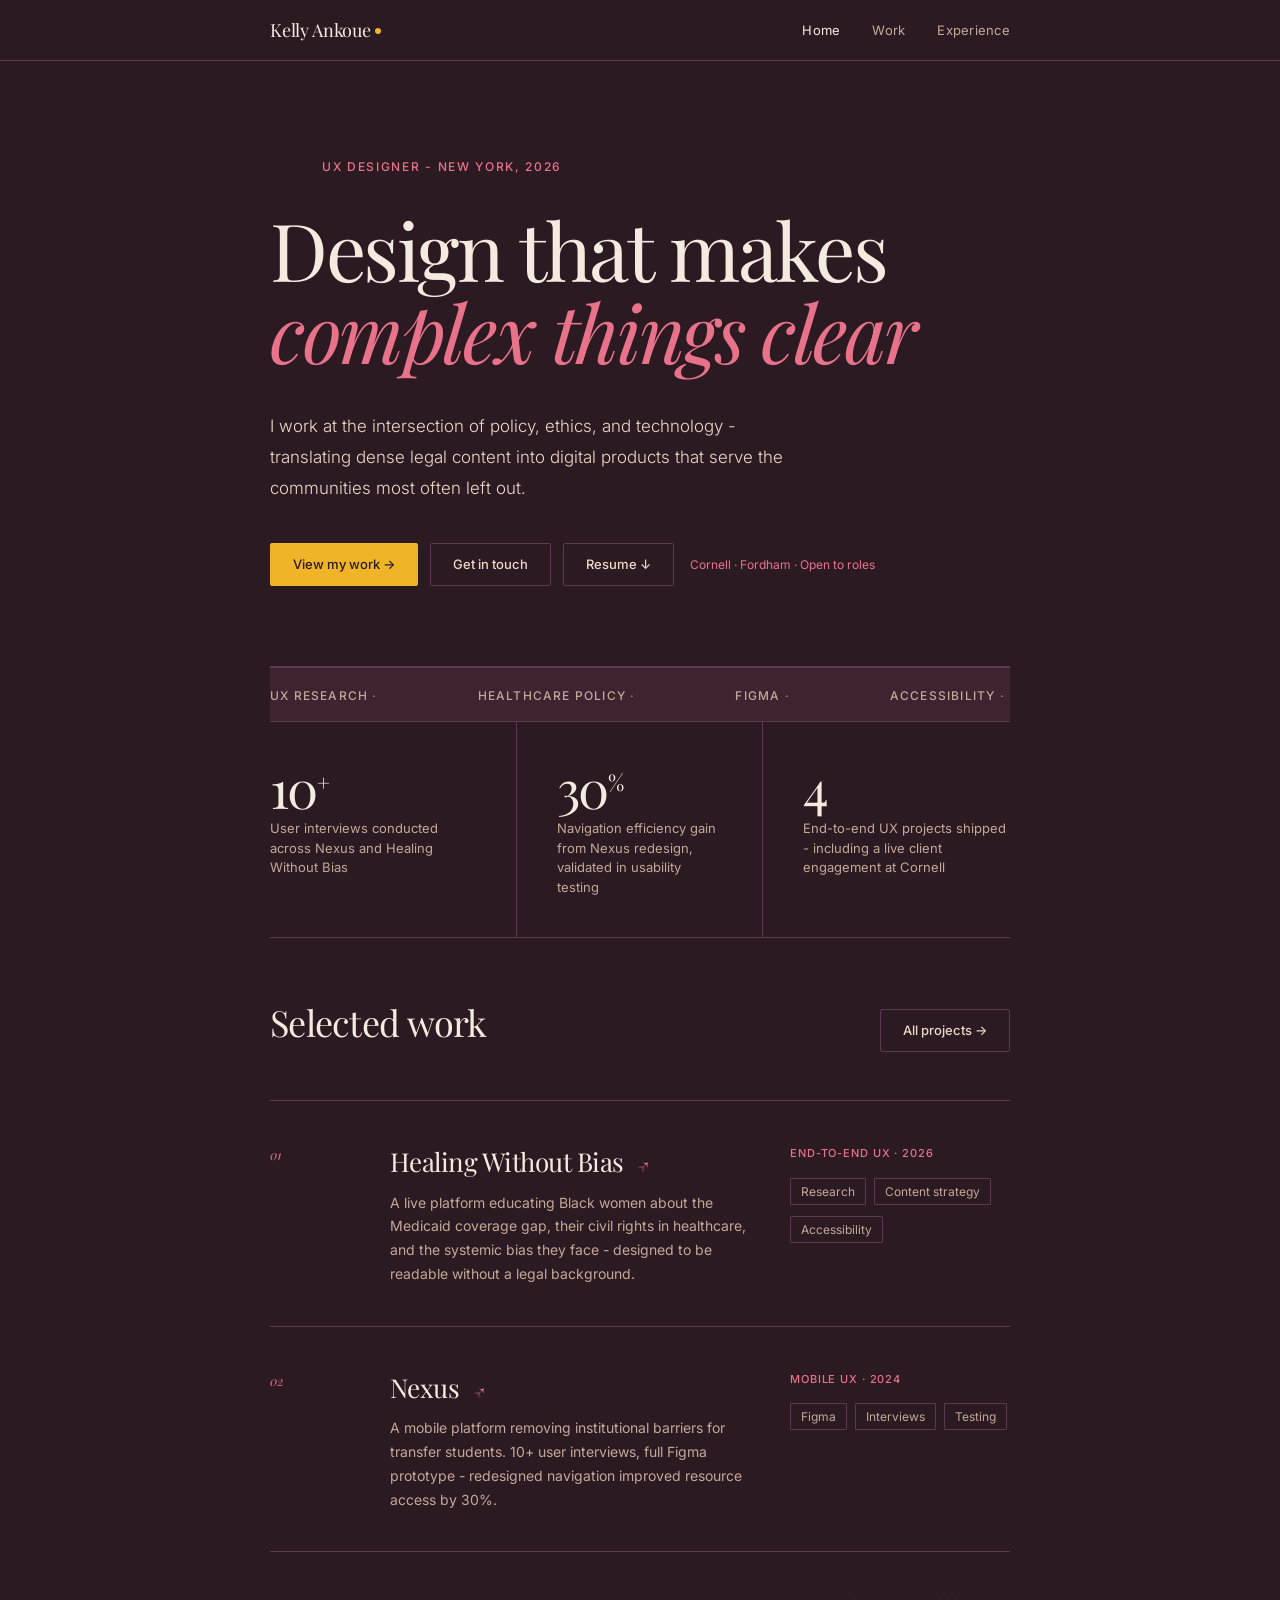
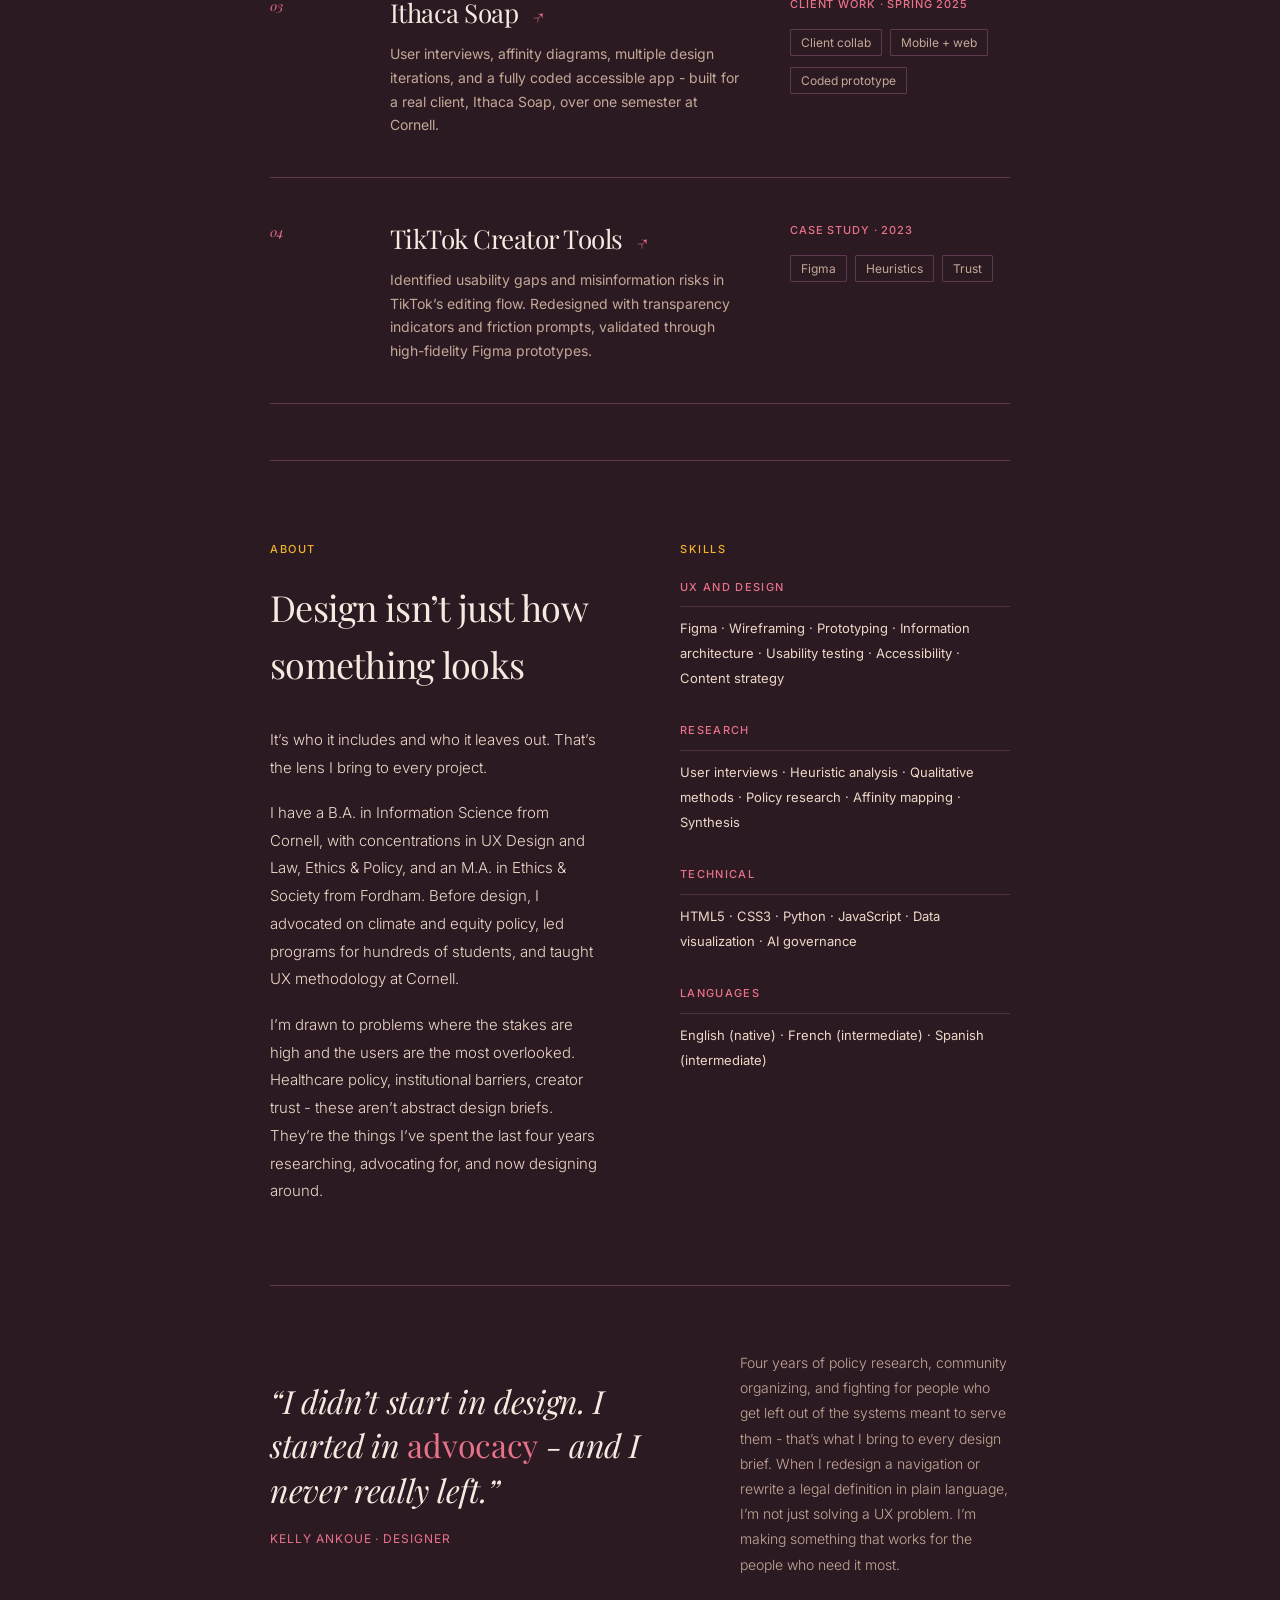
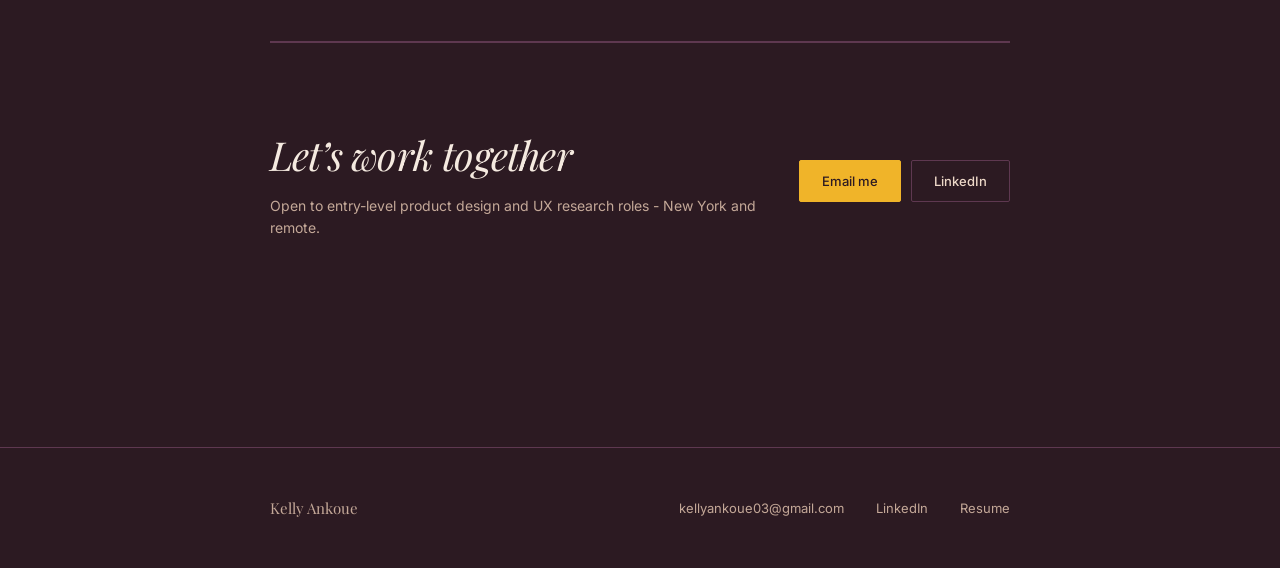
<file: UXportfolio/index.html>
<!DOCTYPE html>
<html lang="en">
<head>
<meta charset="UTF-8">
<meta name="viewport" content="width=device-width, initial-scale=1.0">
<title>Kelly Ankoue - UX Designer</title>
<link rel="stylesheet" href="style.css">
<style>
.hero{padding:6rem 0 5rem;border-bottom:1px solid var(--rule)}
.hero-kicker{
  display:flex;align-items:center;gap:12px;margin-bottom:2rem;
}
.hero-kicker-line{width:40px;height:1px;background:var(--clay-new)}
.hero-kicker-text{font-size:12px;font-weight:500;letter-spacing:0.14em;text-transform:uppercase;color:var(--gold)}
.hero-headline{
  font-family:var(--serif);font-size:clamp(48px,7vw,80px);
  font-weight:400;line-height:1.02;letter-spacing:-0.03em;
  margin-bottom:2.5rem;max-width:720px;
}
.hero-headline em{font-style:italic;color:var(--gold)}
.hero-sub{
  font-size:17px;line-height:1.8;color:var(--ink-2);
  max-width:520px;margin-bottom:2.5rem;font-weight:300;
}
.hero-actions{display:flex;gap:12px;align-items:center;flex-wrap:wrap}
.hero-scroll-note{font-size:12px;color:var(--ink-4);margin-left:4px}

.intro-strip{
  display:grid;grid-template-columns:1fr 1fr 1fr;
  border-bottom:1px solid var(--rule);
}
.intro-cell{
  padding:2.5rem 0;border-right:1px solid var(--rule);
}
.intro-cell:last-child{border-right:none;padding-left:2.5rem}
.intro-cell:first-child{padding-right:2.5rem}
.intro-cell:nth-child(2){padding:2.5rem}
.intro-cell-num{
  font-family:var(--serif);font-size:52px;font-weight:400;
  color:var(--ink);line-height:1;margin-bottom:0.35rem;
  letter-spacing:-0.03em;
}
.intro-cell-num sup{font-size:22px;vertical-align:super}
.intro-cell-label{font-size:13px;color:var(--ink-3);line-height:1.5}

.work-section{padding:3.5rem 0}
.work-header{display:flex;justify-content:space-between;align-items:flex-end;margin-bottom:3rem}
.work-header h2{font-family:var(--serif);font-size:36px;font-weight:400;letter-spacing:-0.02em}

.project-row{
  display:grid;grid-template-columns:80px 1fr 220px;
  gap:0 2.5rem;
  align-items:start;
  padding:2.5rem 0;
  border-top:1px solid var(--rule);
  text-decoration:none;
  transition:background .15s;
  cursor:pointer;
}
.project-row:last-child{border-bottom:1px solid var(--rule)}
.project-row:hover .project-row-title{color:var(--gold)}
.project-row:hover .project-arrow{transform:translate(4px,-4px)}
.project-row-index{
  font-family:var(--serif);font-size:13px;color:#E8728A !important;
  padding-top:4px;font-style:italic;
}
.project-row .project-row-index{color:#E8728A !important;}
.project-row-title{
  font-family:var(--serif);font-size:26px;font-weight:400;
  letter-spacing:-0.02em;margin-bottom:0.5rem;transition:color .2s;
}
.project-row-desc{font-size:14px;color:var(--ink-3);line-height:1.7;max-width:460px}
.project-row-meta{padding-top:4px}
.project-row-tag{font-size:11px;font-weight:500;letter-spacing:0.08em;text-transform:uppercase;color:var(--ink-4);margin-bottom:0.75rem}
.project-row-pills{display:flex;flex-wrap:wrap;gap:5px}
.project-arrow{
  display:inline-block;font-size:18px;color:var(--gold);
  margin-left:8px;transition:transform .2s;
}

.about-section{
  padding:5rem 0;border-top:1px solid var(--rule);
  display:grid;grid-template-columns:1fr 1fr;gap:5rem;
}
.about-section h2{font-family:var(--serif);font-size:36px;font-weight:400;letter-spacing:-0.02em;margin-bottom:2rem}
.about-text{font-size:15px;color:var(--ink-2);line-height:1.85;font-weight:300}
.about-text p+p{margin-top:1.1rem}
.about-right{}
.skill-group{margin-bottom:2rem}
.skill-group-label{font-size:11px;font-weight:500;letter-spacing:0.12em;text-transform:uppercase;color:var(--gold);margin-bottom:0.6rem;padding-bottom:0.6rem;border-bottom:1px solid var(--gold-light)}
.skill-list{font-size:13px;color:var(--ink-2);line-height:1.9}

.cta-section{
  border-top:1px solid var(--rule);
  padding:5rem 0;
  display:flex;align-items:center;justify-content:space-between;gap:2rem;
}
.cta-section h2{font-family:var(--serif);font-size:40px;font-weight:400;font-style:italic;letter-spacing:-0.02em}
.cta-section p{font-size:14px;color:var(--ink-3);margin-top:0.5rem}
.cta-actions{display:flex;gap:10px;flex-shrink:0}

@media(max-width:720px){
  .intro-strip{grid-template-columns:1fr}
  .intro-cell{border-right:none;border-bottom:1px solid var(--rule);padding:1.75rem 0!important}
  .project-row{grid-template-columns:1fr;gap:1rem}
  .project-row-meta{display:none}
  .about-section{grid-template-columns:1fr;gap:3rem}
  .cta-section{flex-direction:column;align-items:flex-start}
}

.marquee-strip {
  border-top:1px solid var(--rule);
  border-bottom:1px solid var(--rule);
  overflow:hidden;
  padding:0.85rem 0;
  background:var(--paper-2);
  white-space:nowrap;
}
.marquee-track {
  display:inline-block;
  animation:marquee 28s linear infinite;
}
.marquee-track:hover { animation-play-state:paused; cursor:default; }
@keyframes marquee { from{transform:translateX(0)} to{transform:translateX(-50%)} }
.marquee-item {
  display:inline-block;
  font-size:12px;
  font-weight:500;
  letter-spacing:0.1em;
  text-transform:uppercase;
  color:var(--ink-3);
  margin-right:3rem;
}
.marquee-item span { color:var(--gold); margin-right:3rem; }

.voice-block {
  padding:4rem 0;
  border-top:1px solid var(--rule);
  border-bottom:1px solid var(--rule);
  display:grid;
  grid-template-columns:3fr 2fr;
  gap:4rem;
  align-items:center;
}
.voice-quote {
  font-family:var(--serif);
  font-size:clamp(22px,3vw,32px);
  font-weight:400;
  font-style:italic;
  line-height:1.4;
  letter-spacing:-0.01em;
  color:var(--ink);
}
.voice-quote em { color:var(--gold); font-style:normal; }
.voice-attr { font-size:12px; color:var(--ink-4); margin-top:1rem; letter-spacing:0.08em; text-transform:uppercase; }
.voice-context { font-size:14px; color:var(--ink-3); line-height:1.8; font-weight:300; }

</style>
</head>
<body>

<nav>
  <div class="nav-inner">
    <a href="index.html" class="nav-logo">Kelly Ankoue<span class="nav-dot"></span></a>
    <ul class="nav-links">
      <li><a href="index.html" class="active">Home</a></li>
      <li><a href="projects.html">Work</a></li>
      <li><a href="experience.html">Experience</a></li>
      
      
    </ul>
  </div>
</nav>

<main>
  <div class="wrap">

    <section class="hero">
      <div class="hero-kicker">
        <span class="hero-kicker-line"></span>
        <span class="hero-kicker-text">UX Designer - New York, 2026</span>
      </div>
      <h1 class="hero-headline">
        Design that makes<br>
        <em>complex things clear</em>
      </h1>
      <p class="hero-sub">I work at the intersection of policy, ethics, and technology - translating dense legal content into digital products that serve the communities most often left out.</p>
      <div class="hero-actions">
        <a href="projects.html" class="btn btn-dark">View my work &rarr;</a>
        <a href="mailto:kellyankoue03@gmail.com" class="btn btn-outline">Get in touch</a>
        <a href="files/Kelly_Ankoue_Resume.pdf" download class="btn btn-outline">Resume &darr;</a>
        <span class="hero-scroll-note">Cornell &middot; Fordham &middot; Open to roles</span>
      </div>
    </section>

    <div class="marquee-strip" aria-hidden="true">
      <div class="marquee-track">
        <span class="marquee-item">UX Research <span>&middot;</span></span>
        <span class="marquee-item">Healthcare Policy <span>&middot;</span></span>
        <span class="marquee-item">Figma <span>&middot;</span></span>
        <span class="marquee-item">Accessibility <span>&middot;</span></span>
        <span class="marquee-item">Ethical Design <span>&middot;</span></span>
        <span class="marquee-item">Content Strategy <span>&middot;</span></span>
        <span class="marquee-item">Civil Rights <span>&middot;</span></span>
        <span class="marquee-item">Usability Testing <span>&middot;</span></span>
        <span class="marquee-item">AI Governance <span>&middot;</span></span>
        <span class="marquee-item">Information Architecture <span>&middot;</span></span>
        <span class="marquee-item">UX Research <span>&middot;</span></span>
        <span class="marquee-item">Healthcare Policy <span>&middot;</span></span>
        <span class="marquee-item">Figma <span>&middot;</span></span>
        <span class="marquee-item">Accessibility <span>&middot;</span></span>
        <span class="marquee-item">Ethical Design <span>&middot;</span></span>
        <span class="marquee-item">Content Strategy <span>&middot;</span></span>
        <span class="marquee-item">Civil Rights <span>&middot;</span></span>
        <span class="marquee-item">Usability Testing <span>&middot;</span></span>
        <span class="marquee-item">AI Governance <span>&middot;</span></span>
        <span class="marquee-item">Information Architecture <span>&middot;</span></span>
      </div>
    </div>

    <div class="intro-strip">
      <div class="intro-cell">
        <div class="intro-cell-num">10<sup>+</sup></div>
        <div class="intro-cell-label">User interviews conducted across Nexus and Healing Without Bias</div>
      </div>
      <div class="intro-cell">
        <div class="intro-cell-num">30<sup>%</sup></div>
        <div class="intro-cell-label">Navigation efficiency gain from Nexus redesign, validated in usability testing</div>
      </div>
      <div class="intro-cell">
        <div class="intro-cell-num">4</div>
        <div class="intro-cell-label">End-to-end UX projects shipped - including a live client engagement at Cornell</div>
      </div>
    </div>

    <section class="work-section">
      <div class="work-header">
        <h2>Selected work</h2>
        <a href="projects.html" class="btn btn-outline">All projects &rarr;</a>
      </div>

      <a href="projects.html#healing" class="project-row">
        <div class="project-row-index">01</div>
        <div>
          <div class="project-row-title">Healing Without Bias <span class="project-arrow">↗</span></div>
          <p class="project-row-desc">A live platform educating Black women about the Medicaid coverage gap, their civil rights in healthcare, and the systemic bias they face - designed to be readable without a legal background.</p>
        </div>
        <div class="project-row-meta">
          <div class="project-row-tag">End-to-end UX &middot; 2026</div>
          <div class="project-row-pills">
            <span class="pill">Research</span>
            <span class="pill">Content strategy</span>
            <span class="pill">Accessibility</span>
          </div>
        </div>
      </a>

      <a href="projects.html#nexus" class="project-row">
        <div class="project-row-index">02</div>
        <div>
          <div class="project-row-title">Nexus <span class="project-arrow">↗</span></div>
          <p class="project-row-desc">A mobile platform removing institutional barriers for transfer students. 10+ user interviews, full Figma prototype - redesigned navigation improved resource access by 30%.</p>
        </div>
        <div class="project-row-meta">
          <div class="project-row-tag">Mobile UX &middot; 2024</div>
          <div class="project-row-pills">
            <span class="pill">Figma</span>
            <span class="pill">Interviews</span>
            <span class="pill">Testing</span>
          </div>
        </div>
      </a>

      <a href="projects.html#ithaca" class="project-row">
        <div class="project-row-index">03</div>
        <div>
          <div class="project-row-title">Ithaca Soap <span class="project-arrow">↗</span></div>
          <p class="project-row-desc">User interviews, affinity diagrams, multiple design iterations, and a fully coded accessible app - built for a real client, Ithaca Soap, over one semester at Cornell.</p>
        </div>
        <div class="project-row-meta">
          <div class="project-row-tag">Client work &middot; Spring 2025</div>
          <div class="project-row-pills">
            <span class="pill">Client collab</span>
            <span class="pill">Mobile + web</span>
            <span class="pill">Coded prototype</span>
          </div>
        </div>
      </a>

      <a href="projects.html#tiktok" class="project-row">
        <div class="project-row-index">04</div>
        <div>
          <div class="project-row-title">TikTok Creator Tools <span class="project-arrow">↗</span></div>
          <p class="project-row-desc">Identified usability gaps and misinformation risks in TikTok&rsquo;s editing flow. Redesigned with transparency indicators and friction prompts, validated through high-fidelity Figma prototypes.</p>
        </div>
        <div class="project-row-meta">
          <div class="project-row-tag">Case study &middot; 2023</div>
          <div class="project-row-pills">
            <span class="pill">Figma</span>
            <span class="pill">Heuristics</span>
            <span class="pill">Trust</span>
          </div>
        </div>
      </a>


    </section>

    <section class="about-section">
      <div>
        <p class="section-eyebrow">About</p>
        <h2>Design isn&rsquo;t just how something looks</h2>
        <div class="about-text">
          <p>It&rsquo;s who it includes and who it leaves out. That&rsquo;s the lens I bring to every project.</p>
          <p>I have a B.A. in Information Science from Cornell, with concentrations in UX Design and Law, Ethics &amp; Policy, and an M.A. in Ethics &amp; Society from Fordham. Before design, I advocated on climate and equity policy, led programs for hundreds of students, and taught UX methodology at Cornell.</p>
          <p>I&rsquo;m drawn to problems where the stakes are high and the users are the most overlooked. Healthcare policy, institutional barriers, creator trust - these aren&rsquo;t abstract design briefs. They&rsquo;re the things I&rsquo;ve spent the last four years researching, advocating for, and now designing around.</p>
        </div>
      </div>
      <div class="about-right">
        <p class="section-eyebrow">Skills</p>
        <div class="skill-group">
          <div class="skill-group-label">UX and design</div>
          <div class="skill-list">Figma &middot; Wireframing &middot; Prototyping &middot; Information architecture &middot; Usability testing &middot; Accessibility &middot; Content strategy</div>
        </div>
        <div class="skill-group">
          <div class="skill-group-label">Research</div>
          <div class="skill-list">User interviews &middot; Heuristic analysis &middot; Qualitative methods &middot; Policy research &middot; Affinity mapping &middot; Synthesis</div>
        </div>
        <div class="skill-group">
          <div class="skill-group-label">Technical</div>
          <div class="skill-list">HTML5 &middot; CSS3 &middot; Python &middot; JavaScript &middot; Data visualization &middot; AI governance</div>
        </div>
        <div class="skill-group">
          <div class="skill-group-label">Languages</div>
          <div class="skill-list">English (native) &middot; French (intermediate) &middot; Spanish (intermediate)</div>
        </div>
      </div>
    </section>

    <section class="voice-block">
      <div>
        <div class="voice-quote">
          &ldquo;I didn&rsquo;t start in design. I started in <em>advocacy</em> - and I never really left.&rdquo;
        </div>
        <div class="voice-attr">Kelly Ankoue &middot; Designer</div>
      </div>
      <div class="voice-context">
        Four years of policy research, community organizing, and fighting for people who get left out of the systems meant to serve them - that&rsquo;s what I bring to every design brief. When I redesign a navigation or rewrite a legal definition in plain language, I&rsquo;m not just solving a UX problem. I&rsquo;m making something that works for the people who need it most.
      </div>
    </section>


    <section class="cta-section">
      <div>
        <h2>Let&rsquo;s work together</h2>
        <p>Open to entry-level product design and UX research roles - New York and remote.</p>
      </div>
      <div class="cta-actions">
        <a href="mailto:kellyankoue03@gmail.com" class="btn btn-dark">Email me</a>
        <a href="https://www.linkedin.com/in/kelly-ankoue-128665218/" target="_blank" class="btn btn-outline">LinkedIn</a>
      </div>
    </section>

  </div>
</main>

<footer>
  <div class="footer-inner">
    <span class="footer-name">Kelly Ankoue</span>
    <div class="footer-links">
      <a href="mailto:kellyankoue03@gmail.com">kellyankoue03@gmail.com</a>
      <a href="https://www.linkedin.com/in/kelly-ankoue-128665218/" target="_blank">LinkedIn</a>
      <a href="resume.html">Resume</a>
    </div>
  </div>
</footer>

</body>
</html>
</file>
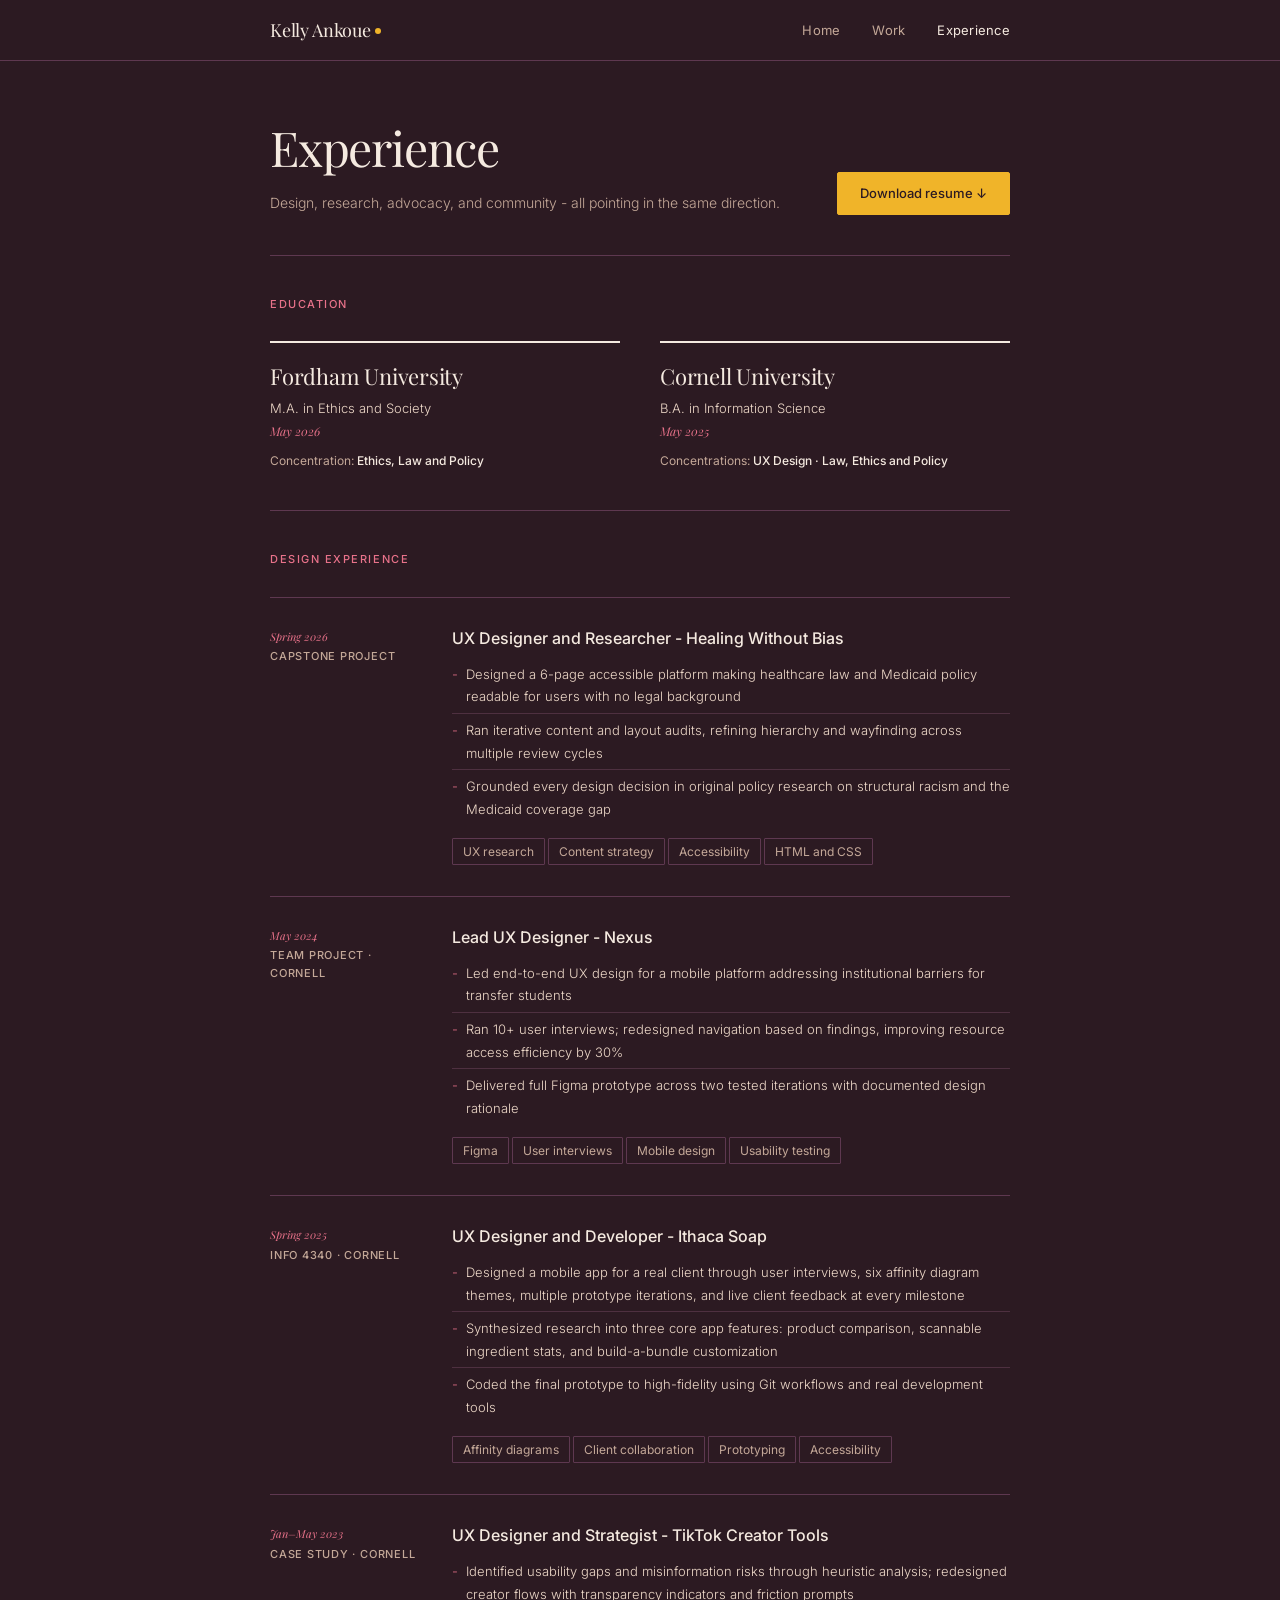
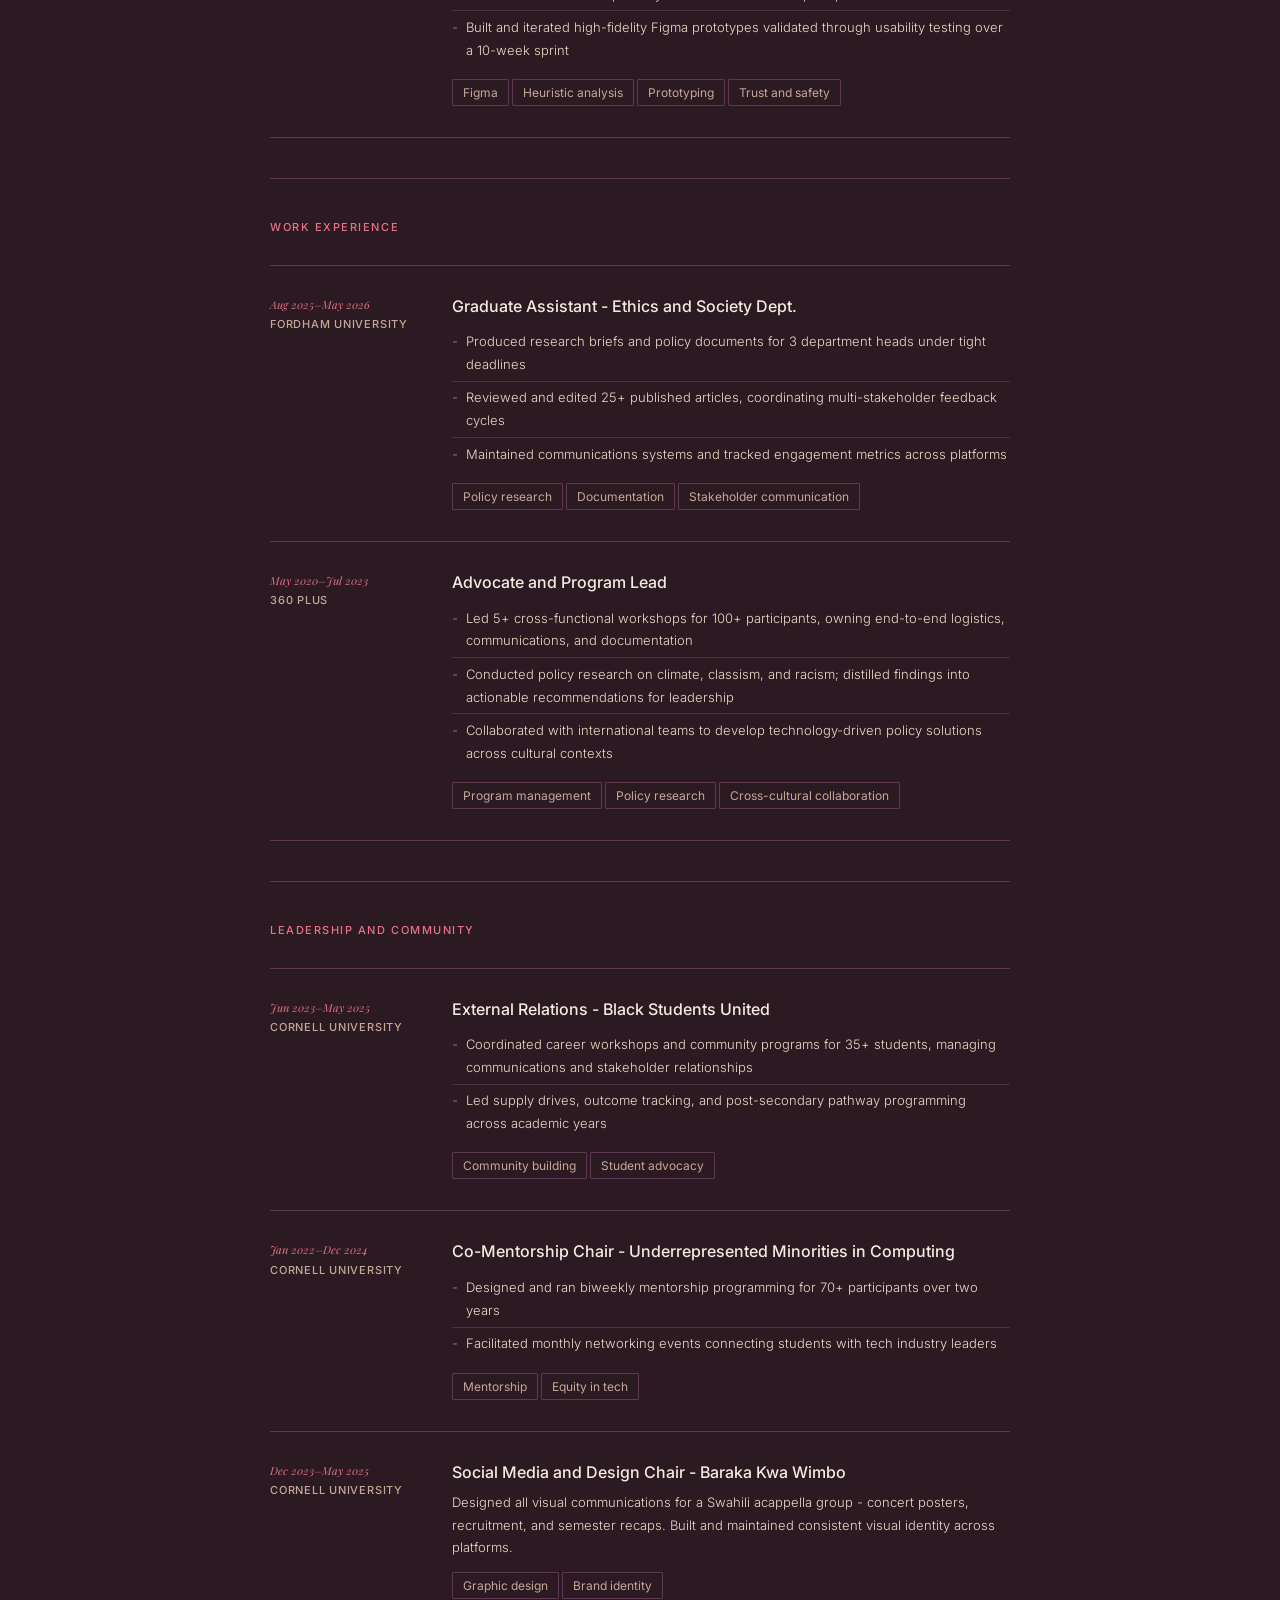
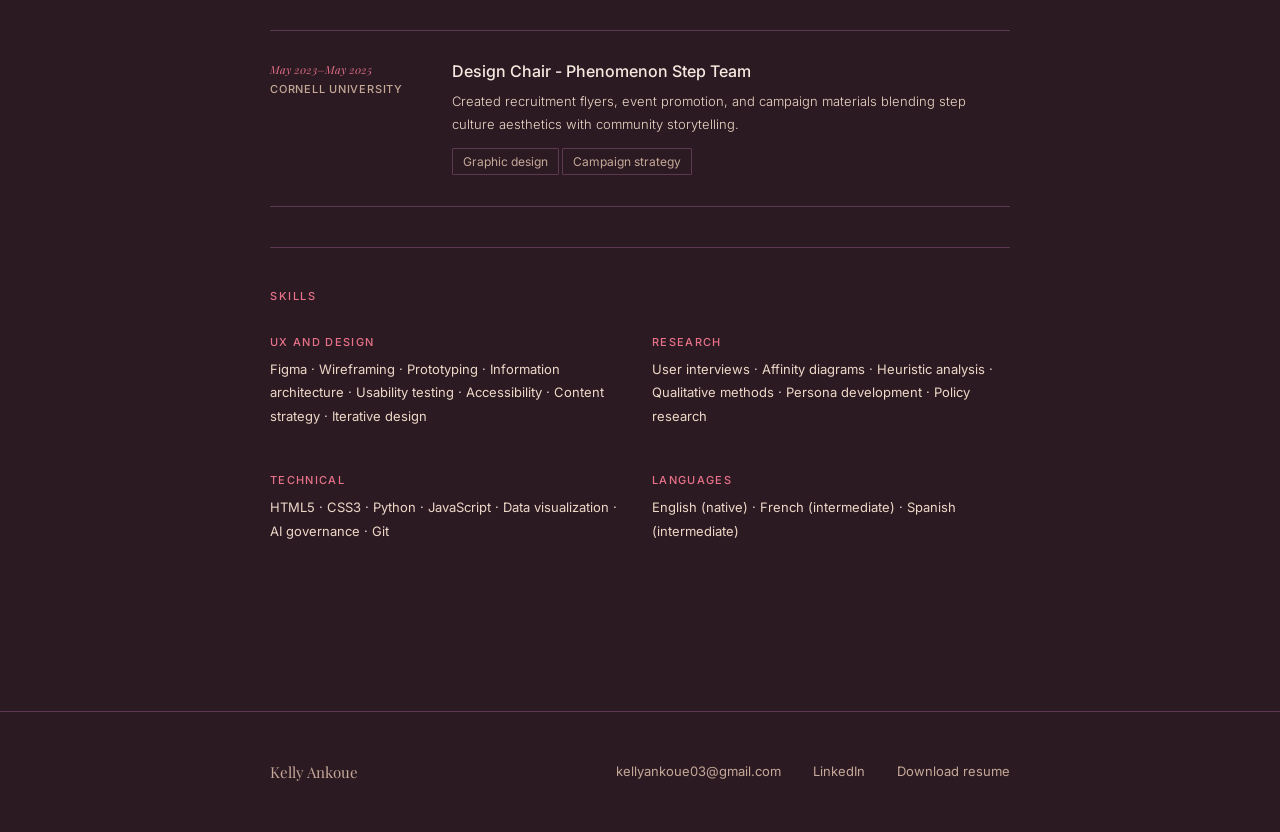
<file: UXportfolio/experience (1).html>
<!DOCTYPE html>
<html lang="en">
<head>
<meta charset="UTF-8">
<meta name="viewport" content="width=device-width, initial-scale=1.0">
<title>Experience - Kelly Ankoue</title>
<link rel="stylesheet" href="style.css">
<style>
.page-header{padding:3rem 0 2.5rem;border-bottom:1px solid var(--rule);display:flex;justify-content:space-between;align-items:flex-end;gap:2rem;flex-wrap:wrap}
.page-header h1{font-family:var(--serif);font-size:clamp(32px,5vw,48px);font-weight:400;letter-spacing:-0.025em}
.page-header p{font-size:14px;color:var(--ink-3);margin-top:0.4rem;font-weight:300}

.exp-chapter{padding:2.5rem 0;border-bottom:1px solid var(--rule)}
.exp-chapter-label{font-size:11px;font-weight:500;letter-spacing:0.14em;text-transform:uppercase;color:var(--gold);margin-bottom:1.75rem}

.edu-row{display:grid;grid-template-columns:1fr 1fr;gap:2.5rem}
.edu-card{border-top:2px solid var(--ink);padding-top:1rem}
.edu-school{font-family:var(--serif);font-size:22px;font-weight:400;letter-spacing:-0.01em;margin-bottom:0.25rem}
.edu-degree{font-size:13px;color:var(--ink-2);margin-bottom:0.2rem;font-weight:300}
.edu-date{font-size:12px;color:var(--ink-4);font-family:var(--serif);font-style:italic;margin-bottom:0.6rem}
.edu-conc{font-size:12px;color:var(--ink-3)}
.edu-conc strong{color:var(--ink);font-weight:500}

.timeline{display:flex;flex-direction:column}
.tl-item{display:grid;grid-template-columns:150px 1fr;gap:2rem;padding:1.75rem 0;border-top:1px solid var(--rule)}
.tl-item:last-child{border-bottom:1px solid var(--rule)}
.tl-date{font-size:11px;color:var(--ink-4);font-family:var(--serif);font-style:italic;padding-top:3px;line-height:1.5}
.tl-org{font-size:11px;font-weight:500;letter-spacing:0.07em;text-transform:uppercase;color:var(--ink-3);margin-top:3px}
.tl-title{font-size:16px;font-weight:500;margin-bottom:0.35rem;color:var(--ink)}
.tl-desc{font-size:13px;color:var(--ink-2);line-height:1.75;font-weight:300}
.tl-desc ul{padding-left:0;list-style:none;margin-top:0.4rem}
.tl-desc li{padding:0.3rem 0;border-bottom:1px solid var(--paper-3);display:flex;gap:8px}
.tl-desc li::before{content:"-";color:var(--gold);flex-shrink:0}
.tl-desc li:last-child{border-bottom:none}
.tl-pills{margin-top:0.6rem}

.skills-grid{display:grid;grid-template-columns:1fr 1fr;gap:1.5rem}
.skill-group-label{font-size:11px;font-weight:500;letter-spacing:0.12em;text-transform:uppercase;color:var(--gold);margin-bottom:0.4rem}
.skill-list{font-size:13px;color:var(--ink-2);line-height:1.8}

@media(max-width:640px){
  .page-header{flex-direction:column;align-items:flex-start}
  .edu-row{grid-template-columns:1fr}
  .tl-item{grid-template-columns:1fr;gap:0.5rem}
  .skills-grid{grid-template-columns:1fr}
}
</style>
</head>
<body>

<nav>
  <div class="nav-inner">
    <a href="index.html" class="nav-logo">Kelly Ankoue<span class="nav-dot"></span></a>
    <ul class="nav-links">
      <li><a href="index.html">Home</a></li>
      <li><a href="projects.html">Work</a></li>
      <li><a href="experience.html" class="active">Experience</a></li>
    </ul>
  </div>
</nav>

<main>
  <div class="wrap">

    <div class="page-header">
      <div>
        <h1>Experience</h1>
        <p>Design, research, advocacy, and community - all pointing in the same direction.</p>
      </div>
      <a href="files/Kelly_Ankoue_Resume.pdf" download class="btn btn-dark">Download resume &darr;</a>
    </div>

    <!-- EDUCATION -->
    <section class="exp-chapter">
      <div class="exp-chapter-label">Education</div>
      <div class="edu-row">
        <div class="edu-card">
          <div class="edu-school">Fordham University</div>
          <div class="edu-degree">M.A. in Ethics and Society</div>
          <div class="edu-date">May 2026</div>
          <div class="edu-conc">Concentration: <strong>Ethics, Law and Policy</strong></div>
        </div>
        <div class="edu-card">
          <div class="edu-school">Cornell University</div>
          <div class="edu-degree">B.A. in Information Science</div>
          <div class="edu-date">May 2025</div>
          <div class="edu-conc">Concentrations: <strong>UX Design &middot; Law, Ethics and Policy</strong></div>
        </div>
      </div>
    </section>

    <!-- DESIGN EXPERIENCE -->
    <section class="exp-chapter">
      <div class="exp-chapter-label">Design experience</div>
      <div class="timeline">

        <div class="tl-item">
          <div>
            <div class="tl-date">Spring 2026</div>
            <div class="tl-org">Capstone project</div>
          </div>
          <div>
            <div class="tl-title">UX Designer and Researcher - Healing Without Bias</div>
            <div class="tl-desc"><ul>
              <li>Designed a 6-page accessible platform making healthcare law and Medicaid policy readable for users with no legal background</li>
              <li>Ran iterative content and layout audits, refining hierarchy and wayfinding across multiple review cycles</li>
              <li>Grounded every design decision in original policy research on structural racism and the Medicaid coverage gap</li>
            </ul></div>
            <div class="tl-pills"><span class="pill">UX research</span><span class="pill">Content strategy</span><span class="pill">Accessibility</span><span class="pill">HTML and CSS</span></div>
          </div>
        </div>

        <div class="tl-item">
          <div>
            <div class="tl-date">May 2024</div>
            <div class="tl-org">Team project &middot; Cornell</div>
          </div>
          <div>
            <div class="tl-title">Lead UX Designer - Nexus</div>
            <div class="tl-desc"><ul>
              <li>Led end-to-end UX design for a mobile platform addressing institutional barriers for transfer students</li>
              <li>Ran 10+ user interviews; redesigned navigation based on findings, improving resource access efficiency by 30%</li>
              <li>Delivered full Figma prototype across two tested iterations with documented design rationale</li>
            </ul></div>
            <div class="tl-pills"><span class="pill">Figma</span><span class="pill">User interviews</span><span class="pill">Mobile design</span><span class="pill">Usability testing</span></div>
          </div>
        </div>

        <div class="tl-item">
          <div>
            <div class="tl-date">Spring 2025</div>
            <div class="tl-org">INFO 4340 &middot; Cornell</div>
          </div>
          <div>
            <div class="tl-title">UX Designer and Developer - Ithaca Soap</div>
            <div class="tl-desc"><ul>
              <li>Designed a mobile app for a real client through user interviews, six affinity diagram themes, multiple prototype iterations, and live client feedback at every milestone</li>
              <li>Synthesized research into three core app features: product comparison, scannable ingredient stats, and build-a-bundle customization</li>
              <li>Coded the final prototype to high-fidelity using Git workflows and real development tools</li>
            </ul></div>
            <div class="tl-pills"><span class="pill">Affinity diagrams</span><span class="pill">Client collaboration</span><span class="pill">Prototyping</span><span class="pill">Accessibility</span></div>
          </div>
        </div>

        <div class="tl-item">
          <div>
            <div class="tl-date">Jan&ndash;May 2023</div>
            <div class="tl-org">Case study &middot; Cornell</div>
          </div>
          <div>
            <div class="tl-title">UX Designer and Strategist - TikTok Creator Tools</div>
            <div class="tl-desc"><ul>
              <li>Identified usability gaps and misinformation risks through heuristic analysis; redesigned creator flows with transparency indicators and friction prompts</li>
              <li>Built and iterated high-fidelity Figma prototypes validated through usability testing over a 10-week sprint</li>
            </ul></div>
            <div class="tl-pills"><span class="pill">Figma</span><span class="pill">Heuristic analysis</span><span class="pill">Prototyping</span><span class="pill">Trust and safety</span></div>
          </div>
        </div>

      </div>
    </section>

    <!-- WORK EXPERIENCE -->
    <section class="exp-chapter">
      <div class="exp-chapter-label">Work experience</div>
      <div class="timeline">

        <div class="tl-item">
          <div>
            <div class="tl-date">Aug 2025&ndash;May 2026</div>
            <div class="tl-org">Fordham University</div>
          </div>
          <div>
            <div class="tl-title">Graduate Assistant - Ethics and Society Dept.</div>
            <div class="tl-desc"><ul>
              <li>Produced research briefs and policy documents for 3 department heads under tight deadlines</li>
              <li>Reviewed and edited 25+ published articles, coordinating multi-stakeholder feedback cycles</li>
              <li>Maintained communications systems and tracked engagement metrics across platforms</li>
            </ul></div>
            <div class="tl-pills"><span class="pill">Policy research</span><span class="pill">Documentation</span><span class="pill">Stakeholder communication</span></div>
          </div>
        </div>

        <div class="tl-item">
          <div>
            <div class="tl-date">May 2020&ndash;Jul 2023</div>
            <div class="tl-org">360 Plus</div>
          </div>
          <div>
            <div class="tl-title">Advocate and Program Lead</div>
            <div class="tl-desc"><ul>
              <li>Led 5+ cross-functional workshops for 100+ participants, owning end-to-end logistics, communications, and documentation</li>
              <li>Conducted policy research on climate, classism, and racism; distilled findings into actionable recommendations for leadership</li>
              <li>Collaborated with international teams to develop technology-driven policy solutions across cultural contexts</li>
            </ul></div>
            <div class="tl-pills"><span class="pill">Program management</span><span class="pill">Policy research</span><span class="pill">Cross-cultural collaboration</span></div>
          </div>
        </div>

      </div>
    </section>

    <!-- LEADERSHIP -->
    <section class="exp-chapter">
      <div class="exp-chapter-label">Leadership and community</div>
      <div class="timeline">

        <div class="tl-item">
          <div>
            <div class="tl-date">Jun 2023&ndash;May 2025</div>
            <div class="tl-org">Cornell University</div>
          </div>
          <div>
            <div class="tl-title">External Relations - Black Students United</div>
            <div class="tl-desc"><ul>
              <li>Coordinated career workshops and community programs for 35+ students, managing communications and stakeholder relationships</li>
              <li>Led supply drives, outcome tracking, and post-secondary pathway programming across academic years</li>
            </ul></div>
            <div class="tl-pills"><span class="pill">Community building</span><span class="pill">Student advocacy</span></div>
          </div>
        </div>

        <div class="tl-item">
          <div>
            <div class="tl-date">Jan 2022&ndash;Dec 2024</div>
            <div class="tl-org">Cornell University</div>
          </div>
          <div>
            <div class="tl-title">Co-Mentorship Chair - Underrepresented Minorities in Computing</div>
            <div class="tl-desc"><ul>
              <li>Designed and ran biweekly mentorship programming for 70+ participants over two years</li>
              <li>Facilitated monthly networking events connecting students with tech industry leaders</li>
            </ul></div>
            <div class="tl-pills"><span class="pill">Mentorship</span><span class="pill">Equity in tech</span></div>
          </div>
        </div>

        <div class="tl-item">
          <div>
            <div class="tl-date">Dec 2023&ndash;May 2025</div>
            <div class="tl-org">Cornell University</div>
          </div>
          <div>
            <div class="tl-title">Social Media and Design Chair - Baraka Kwa Wimbo</div>
            <div class="tl-desc">Designed all visual communications for a Swahili acappella group - concert posters, recruitment, and semester recaps. Built and maintained consistent visual identity across platforms.</div>
            <div class="tl-pills"><span class="pill">Graphic design</span><span class="pill">Brand identity</span></div>
          </div>
        </div>

        <div class="tl-item">
          <div>
            <div class="tl-date">May 2023&ndash;May 2025</div>
            <div class="tl-org">Cornell University</div>
          </div>
          <div>
            <div class="tl-title">Design Chair - Phenomenon Step Team</div>
            <div class="tl-desc">Created recruitment flyers, event promotion, and campaign materials blending step culture aesthetics with community storytelling.</div>
            <div class="tl-pills"><span class="pill">Graphic design</span><span class="pill">Campaign strategy</span></div>
          </div>
        </div>

      </div>
    </section>

    <!-- SKILLS -->
    <section class="exp-chapter" style="border-bottom:none">
      <div class="exp-chapter-label">Skills</div>
      <div class="skills-grid">
        <div>
          <div class="skill-group-label">UX and design</div>
          <div class="skill-list">Figma &middot; Wireframing &middot; Prototyping &middot; Information architecture &middot; Usability testing &middot; Accessibility &middot; Content strategy &middot; Iterative design</div>
        </div>
        <div>
          <div class="skill-group-label">Research</div>
          <div class="skill-list">User interviews &middot; Affinity diagrams &middot; Heuristic analysis &middot; Qualitative methods &middot; Persona development &middot; Policy research</div>
        </div>
        <div style="margin-top:1.25rem">
          <div class="skill-group-label">Technical</div>
          <div class="skill-list">HTML5 &middot; CSS3 &middot; Python &middot; JavaScript &middot; Data visualization &middot; AI governance &middot; Git</div>
        </div>
        <div style="margin-top:1.25rem">
          <div class="skill-group-label">Languages</div>
          <div class="skill-list">English (native) &middot; French (intermediate) &middot; Spanish (intermediate)</div>
        </div>
      </div>
    </section>

  </div>
</main>

<footer>
  <div class="footer-inner">
    <span class="footer-name">Kelly Ankoue</span>
    <div class="footer-links">
      <a href="mailto:kellyankoue03@gmail.com">kellyankoue03@gmail.com</a>
      <a href="https://www.linkedin.com/in/kelly-ankoue-128665218/" target="_blank">LinkedIn</a>
      <a href="files/Kelly_Ankoue_Resume.pdf" download>Download resume</a>
    </div>
  </div>
</footer>

</body>
</html>
</file>
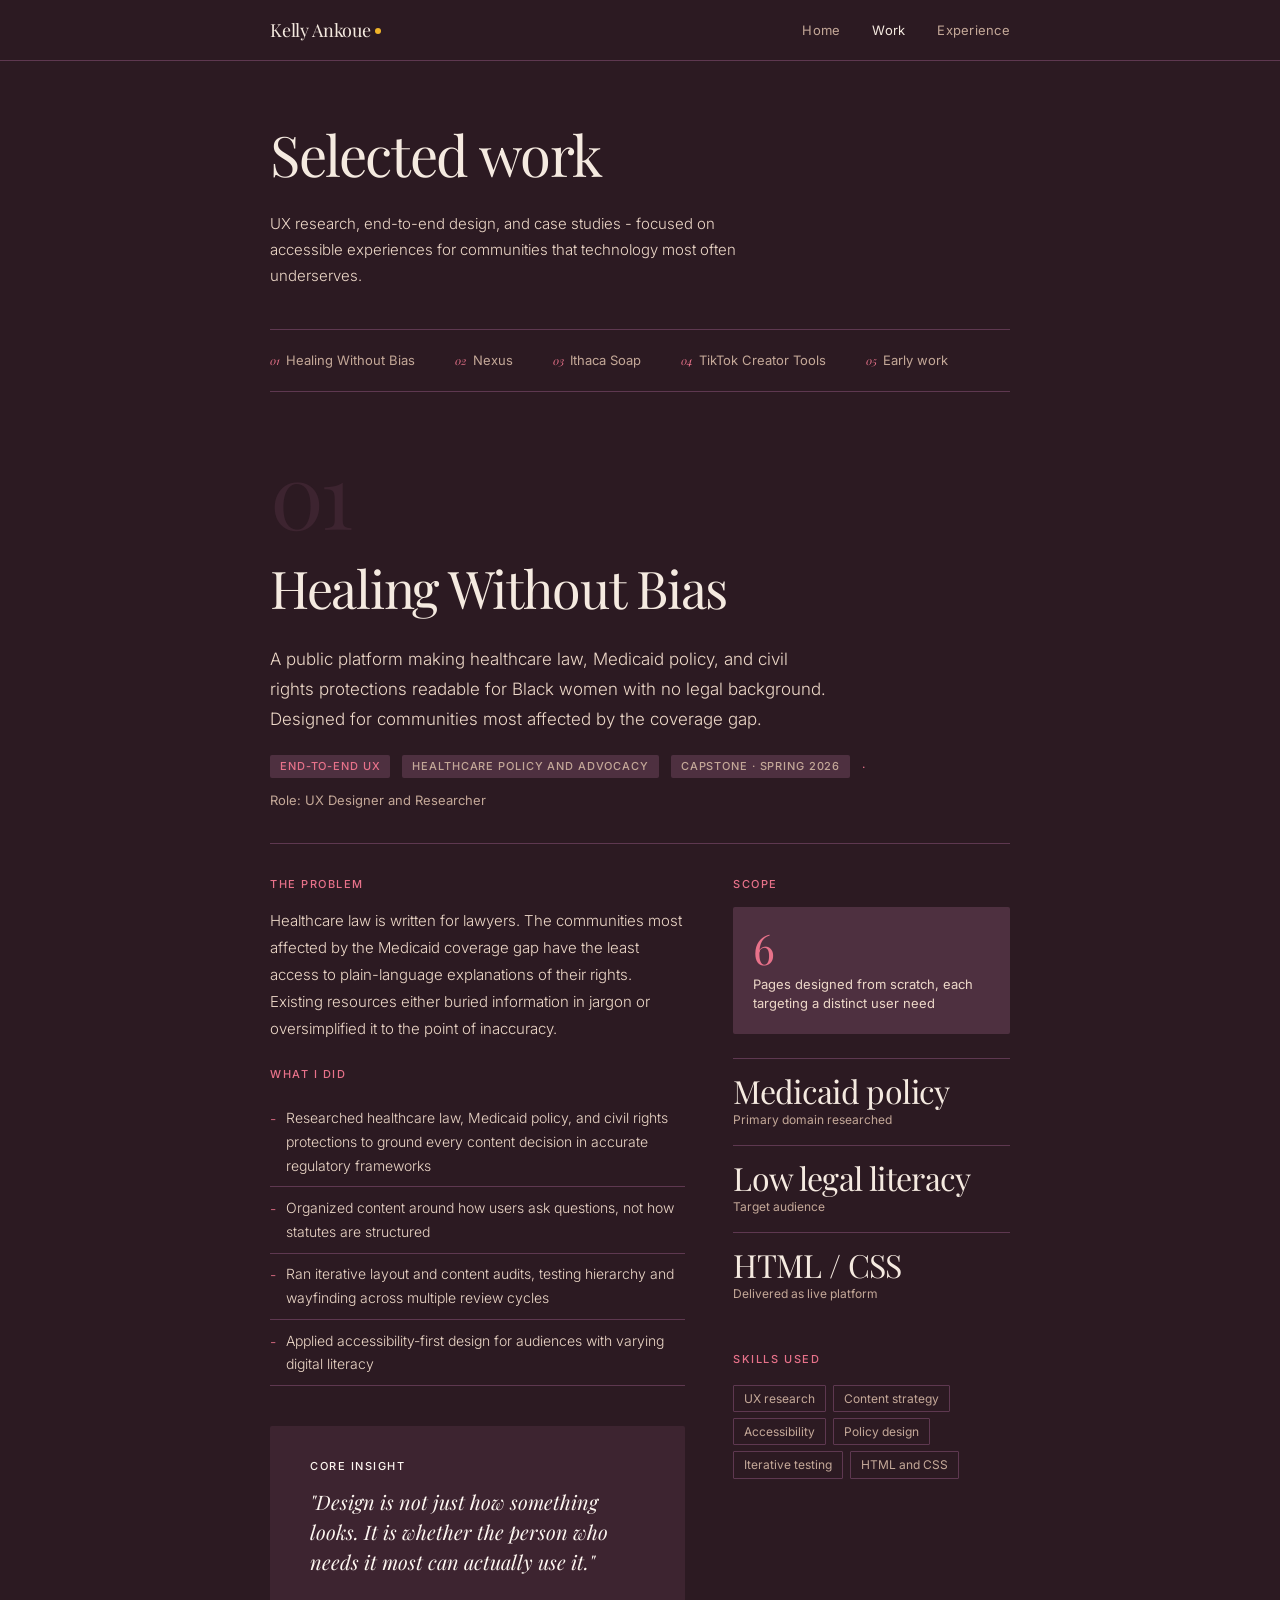
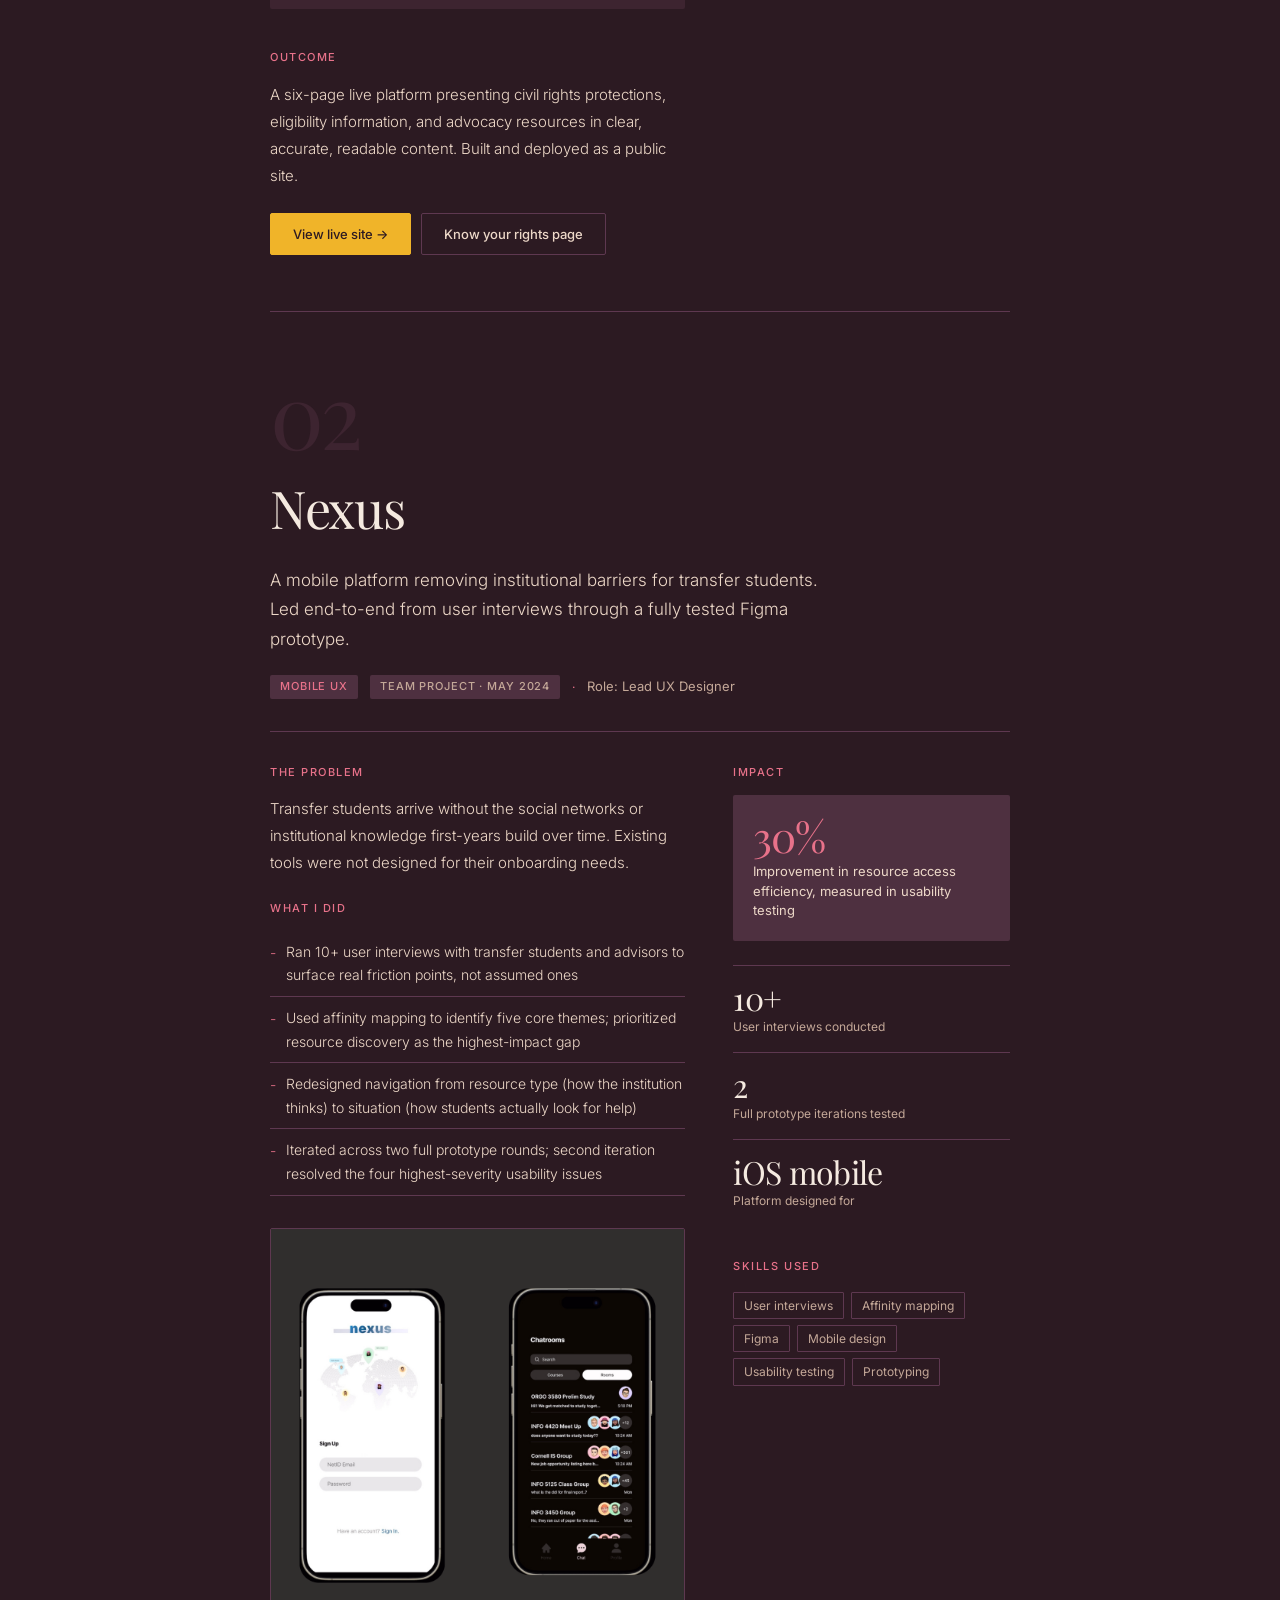
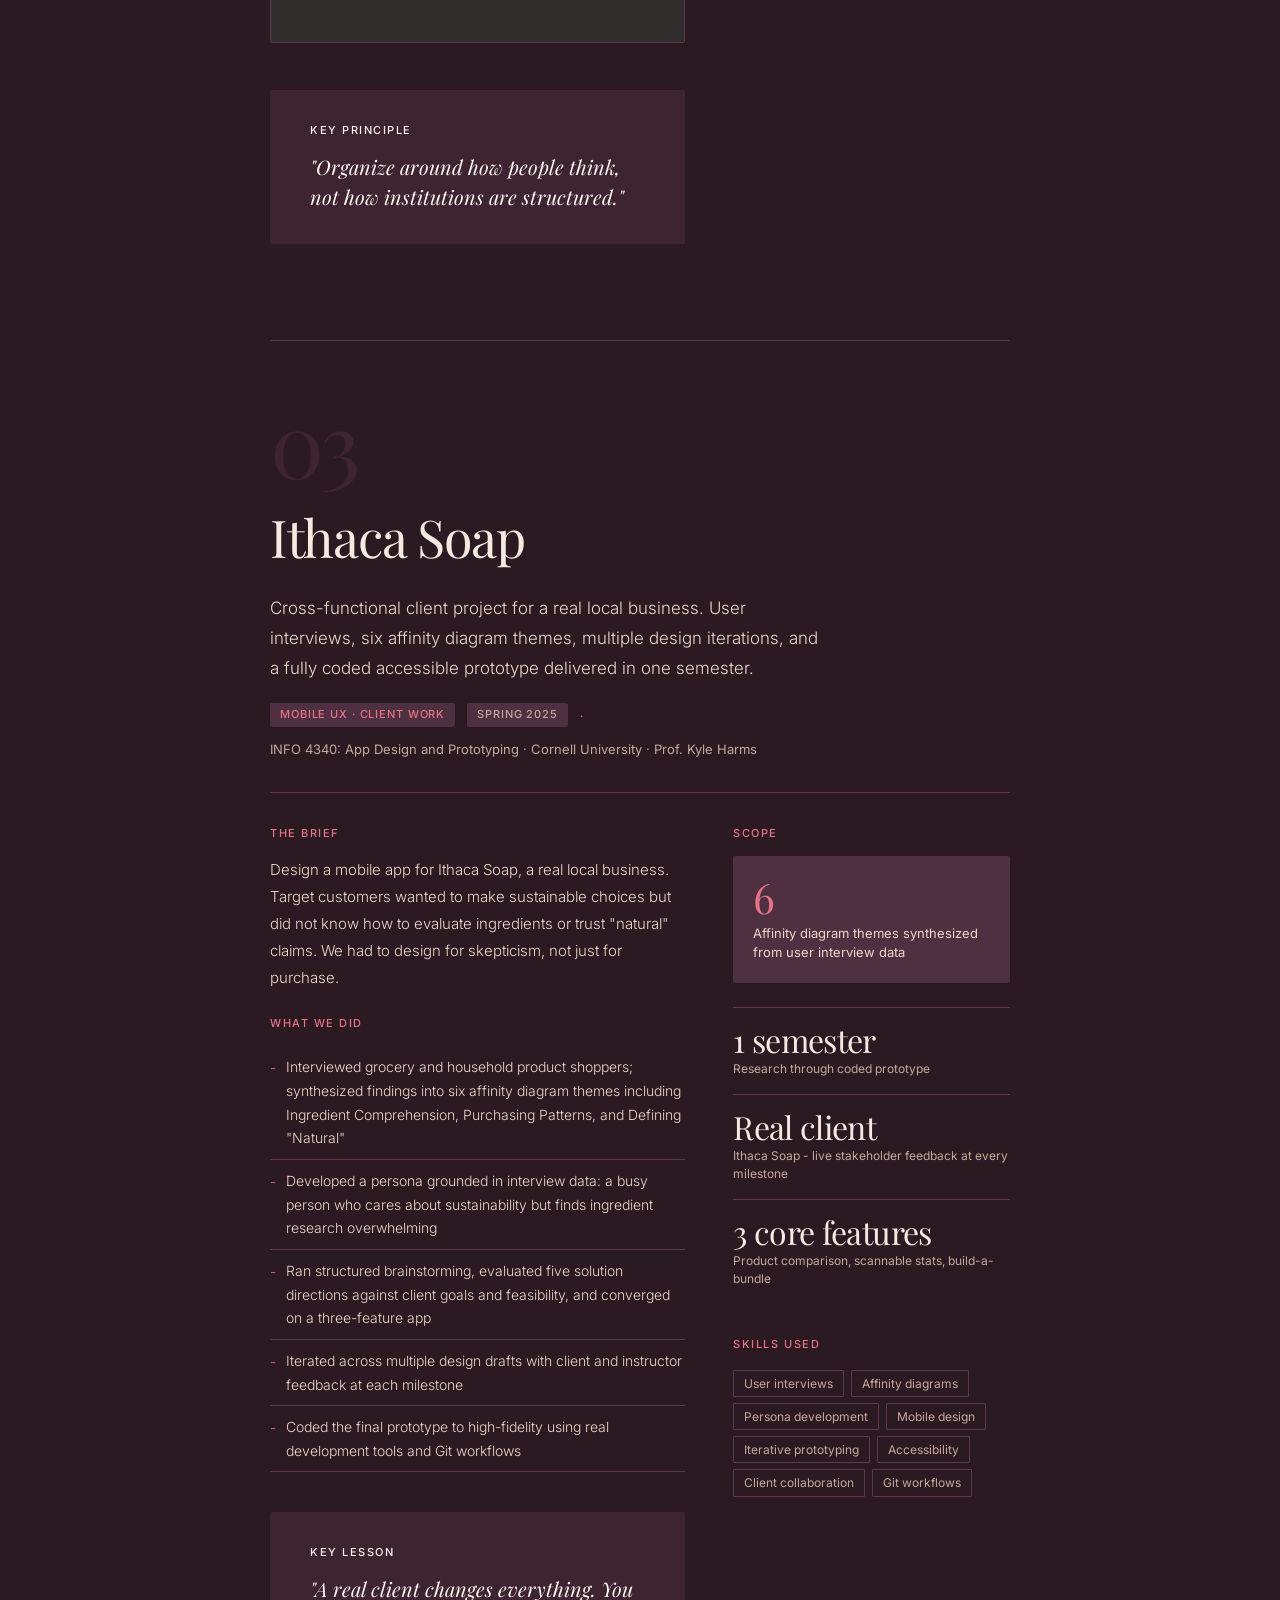
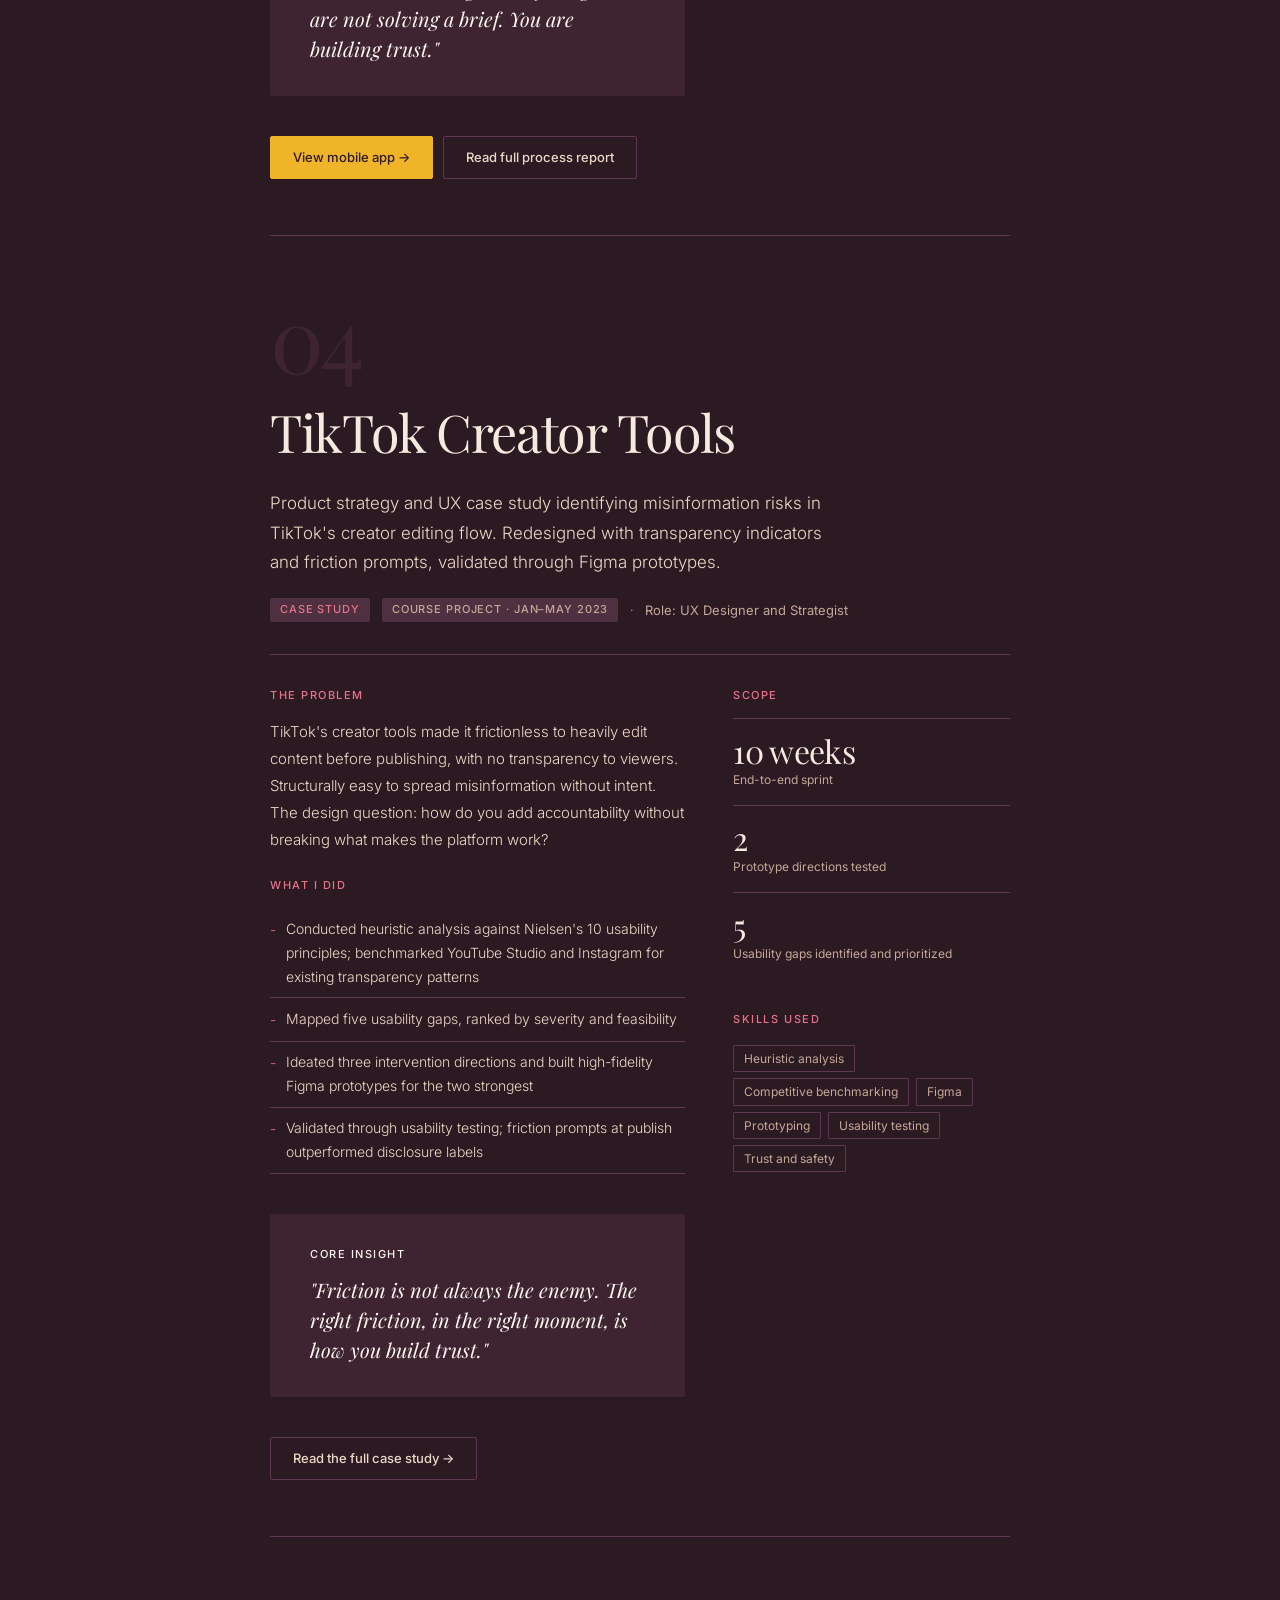
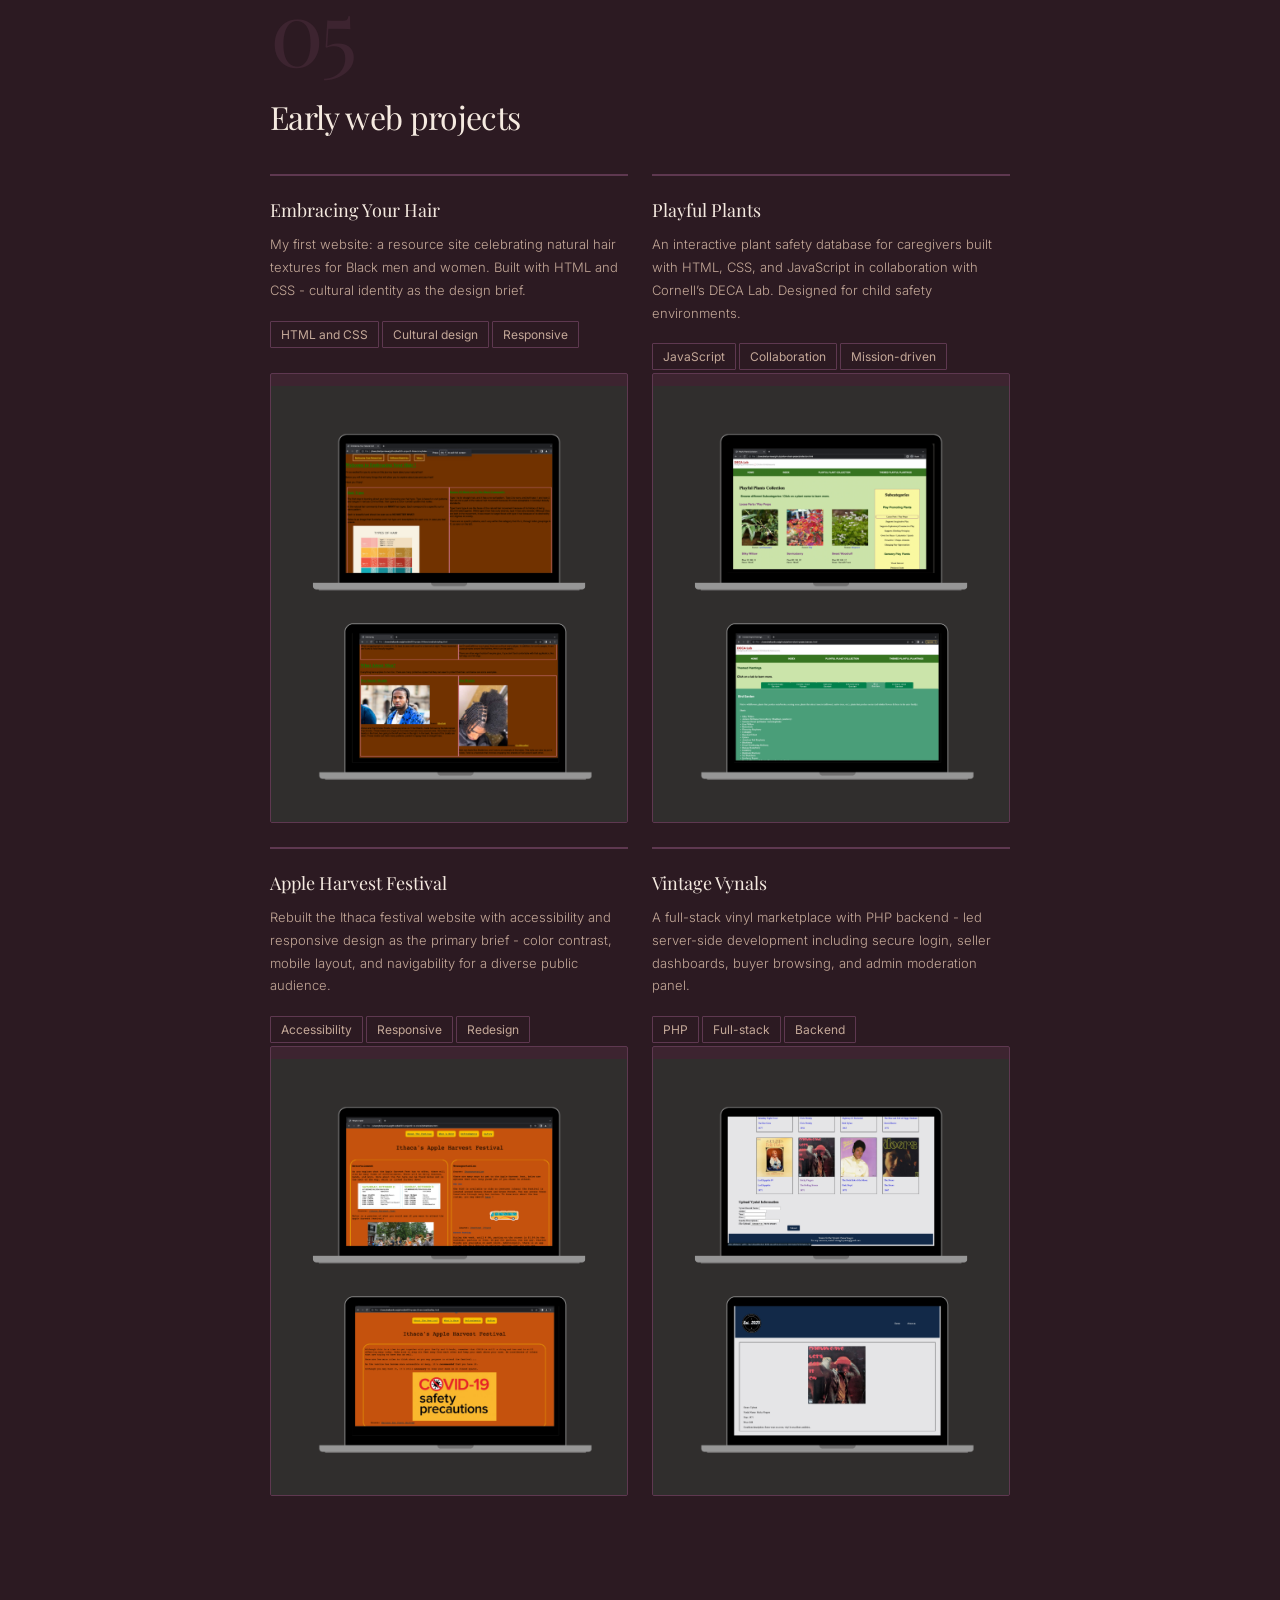
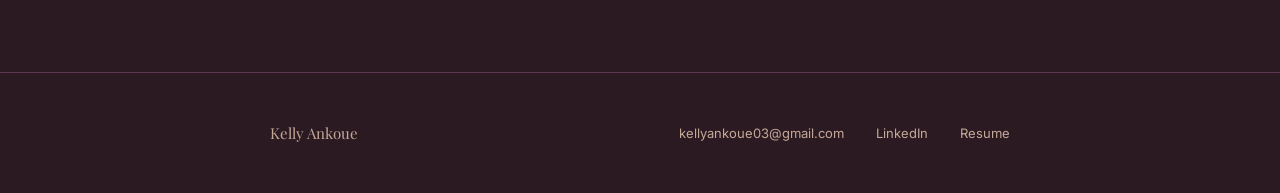
<file: UXportfolio/projects.html>
<!DOCTYPE html>
<html lang="en">
<head>
<meta charset="UTF-8">
<meta name="viewport" content="width=device-width, initial-scale=1.0">
<title>Work - Kelly Ankoue</title>
<link rel="stylesheet" href="style.css">
<style>
.page-header{padding:3rem 0 2.5rem;border-bottom:1px solid var(--rule)}
.page-header h1{font-family:var(--serif);font-size:clamp(36px,5vw,56px);font-weight:400;letter-spacing:-0.025em;margin-bottom:0.75rem}
.page-header p{font-size:15px;color:var(--ink-2);max-width:480px;line-height:1.75;font-weight:300}

.toc{padding:1.25rem 0;border-bottom:1px solid var(--rule);display:flex;gap:2.5rem}
.toc a{font-size:13px;color:var(--ink-3);display:flex;align-items:center;gap:6px}
.toc a:hover{color:var(--gold)}
.toc-num{font-family:var(--serif);font-size:11px;font-style:italic;color:var(--ink-4)}

.case{padding:3.5rem 0;border-bottom:1px solid var(--rule)}
.case > *{margin-left:0;margin-right:0}
.case-index{
  font-family:var(--serif);font-size:90px;font-weight:400;
  line-height:1;letter-spacing:-0.04em;
  color:var(--paper-2);
  margin-bottom:0.5rem;
  user-select:none;
  display:block;
}
.case-header{margin-bottom:2rem;padding-bottom:2rem;border-bottom:1px solid var(--rule)}
.case-title{font-family:var(--serif);font-size:clamp(32px,4.5vw,52px);font-weight:400;letter-spacing:-0.025em;margin-bottom:1rem}
.case-oneliner{font-size:17px;color:var(--ink-2);line-height:1.75;max-width:560px;font-weight:300}

.case-meta-row{
  display:flex;gap:0.75rem;align-items:center;flex-wrap:wrap;margin-top:1.25rem
}
.case-divider{color:var(--ink-4);font-size:12px}

.case-body{display:grid;grid-template-columns:3fr 2fr;gap:3rem;margin:2rem 0 0 0}
.case-body-main{}
.case-body-aside{}

.case-section-label{
  font-size:11px;font-weight:500;letter-spacing:0.14em;text-transform:uppercase;
  color:var(--ink-4);margin-bottom:0.85rem;
  display:block;
}
.case-prose{font-size:15px;color:var(--ink-2);line-height:1.8;font-weight:300;margin-bottom:1.5rem}
.case-prose p+p{margin-top:0.9rem}

.case-list{list-style:none;margin-bottom:1.5rem}
.case-list li{
  font-size:14px;color:var(--ink-2);line-height:1.7;font-weight:300;
  padding:0.55rem 0;border-bottom:1px solid var(--rule);
  display:flex;gap:10px;
}
.case-list li::before{content:'-';color:var(--gold);flex-shrink:0;margin-top:1px}

.stat-stack{display:flex;flex-direction:column;gap:1.5rem}

.stat-block-label{font-size:13px;color:var(--ink-2);line-height:1.5}
.stat-block{padding:1.25rem;background:var(--gold-light);border-radius:2px}
.stat-block-val{font-family:var(--serif);font-size:42px;font-weight:400;line-height:1;letter-spacing:-0.03em;color:var(--gold);margin-bottom:0.35rem}
.stat-block-plain{padding:1rem 0;border-top:1px solid var(--rule)}
.stat-block-plain .stat-block-val{font-family:var(--serif);font-size:32px;color:var(--ink);letter-spacing:-0.02em;margin-bottom:0.25rem}
.stat-block-plain .stat-block-label{font-size:12px;color:var(--ink-3)}

.case-img{
  width:100%;border-radius:2px;border:1px solid var(--rule);
  display:block;margin:2rem 0;background:var(--paper-2);
}
.case-img-placeholder{
  width:100%;aspect-ratio:16/9;border-radius:2px;border:1px solid var(--rule);
  display:flex;align-items:center;justify-content:center;
  background:var(--paper-2);margin:2rem 0;
  font-size:12px;color:var(--ink-4);
}
.case-img-grid{display:grid;grid-template-columns:1fr 1fr;gap:12px;margin:2rem 0}
.case-img-grid img{width:100%;border-radius:2px;border:1px solid var(--rule);display:block;background:var(--paper-2)}

.case-takeaway{
  background:var(--clay);color:#FDF6F0;
  padding:2rem 2.5rem;border-radius:2px;margin:2.5rem 0;
}
.case-takeaway-label{font-size:11px;font-weight:500;letter-spacing:0.14em;text-transform:uppercase;color:#FDF6F0;margin-bottom:0.75rem}
.case-takeaway-text{font-family:var(--serif);font-size:20px;font-style:italic;line-height:1.5;font-weight:400}

.case-link-row{display:flex;gap:10px;margin-top:1.5rem}

.early-work{padding:3rem 0;border-top:none}
.early-work h2{font-family:var(--serif);font-size:32px;font-weight:400;letter-spacing:-0.02em;margin-bottom:2rem}
.early-grid{display:grid;grid-template-columns:1fr 1fr;gap:1.5rem;align-items:stretch}
.early-card{border-top:2px solid var(--rule);padding-top:1.25rem;display:flex;flex-direction:column;height:100%}
.early-card-title{color:var(--ink)}.early-card:hover .early-card-title{color:var(--gold)}
.early-card-num{display:none}
.early-card-title{font-family:var(--serif);font-size:18px;font-weight:400;margin-bottom:0.5rem;transition:color .2s;color:var(--ink) !important}
.early-card-desc{font-size:13px;color:var(--ink-3);line-height:1.75;font-weight:300;margin-bottom:1rem}
.early-card-img{width:100%;height:450px;display:block;border-radius:2px;border:1px solid var(--rule);object-fit:cover;object-position:top;background:var(--paper-2);margin-top:auto;padding-top:0.75rem}

@media(max-width:700px){
  .toc{flex-wrap:wrap;gap:1.25rem}
  .case-body{grid-template-columns:1fr;gap:2rem}
  .case-img-grid{grid-template-columns:1fr}
  .early-grid{grid-template-columns:1fr}
  .case-index{font-size:64px}
}
</style>
</head>
<body>

<nav>
  <div class="nav-inner">
    <a href="index.html" class="nav-logo">Kelly Ankoue<span class="nav-dot"></span></a>
    <ul class="nav-links">
      <li><a href="index.html">Home</a></li>
      <li><a href="projects.html" class="active">Work</a></li>
      <li><a href="experience.html">Experience</a></li>
      
      
    </ul>
  </div>
</nav>

<main>
  <div class="wrap">

    <div class="page-header">
      <h1>Selected work</h1>
      <p>UX research, end-to-end design, and case studies - focused on accessible experiences for communities that technology most often underserves.</p>
    </div>

    <div class="toc">
      <a href="#healing"><span class="toc-num">01</span> Healing Without Bias</a>
      <a href="#nexus"><span class="toc-num">02</span> Nexus</a>
      <a href="#ithaca"><span class="toc-num">03</span> Ithaca Soap</a>
      <a href="#tiktok"><span class="toc-num">04</span> TikTok Creator Tools</a>
      <a href="#early"><span class="toc-num">05</span> Early work</a>
    </div>

    <!-- CASE 01 -->
    <section class="case" id="healing">
      <div class="case-index">01</div>
      <div class="case-header">
        <h2 class="case-title">Healing Without Bias</h2>
        <p class="case-oneliner">A public platform making healthcare law, Medicaid policy, and civil rights protections readable for Black women with no legal background. Designed for communities most affected by the coverage gap.</p>
        <div class="case-meta-row">
          <span class="tag">End-to-end UX</span>
          <span class="tag tag-gray">Healthcare policy and advocacy</span>
          <span class="tag tag-gray">Capstone &middot; Spring 2026</span>
          <span class="case-divider">&middot;</span>
          <span style="font-size:13px;color:var(--ink-3)">Role: UX Designer and Researcher</span>
        </div>
      </div>

      <div class="case-body">
        <div class="case-body-main">
          <div class="case-section-label">The problem</div>
          <div class="case-prose">
            <p>Healthcare law is written for lawyers. The communities most affected by the Medicaid coverage gap have the least access to plain-language explanations of their rights. Existing resources either buried information in jargon or oversimplified it to the point of inaccuracy.</p>
          </div>

          <div class="case-section-label">What I did</div>
          <ul class="case-list">
            <li>Researched healthcare law, Medicaid policy, and civil rights protections to ground every content decision in accurate regulatory frameworks</li>
            <li>Organized content around how users ask questions, not how statutes are structured</li>
            <li>Ran iterative layout and content audits, testing hierarchy and wayfinding across multiple review cycles</li>
            <li>Applied accessibility-first design for audiences with varying digital literacy</li>
          </ul>

          <div class="case-takeaway">
            <div class="case-takeaway-label">Core insight</div>
            <div class="case-takeaway-text">"Design is not just how something looks. It is whether the person who needs it most can actually use it."</div>
          </div>

          <div class="case-section-label">Outcome</div>
          <div class="case-prose">
            <p>A six-page live platform presenting civil rights protections, eligibility information, and advocacy resources in clear, accurate, readable content. Built and deployed as a public site.</p>
          </div>
          <div class="case-link-row">
            <a href="https://kellyankoue.github.io/HealingWithoutBias/index.html#Welcome" target="_blank" class="btn btn-dark">View live site &rarr;</a>
            <a href="https://kellyankoue.github.io/HealingWithoutBias/rights.html" target="_blank" class="btn btn-outline">Know your rights page</a>
          </div>
        </div>

        <div class="case-body-aside">
          <div class="case-section-label">Scope</div>
          <div class="stat-stack">
            <div class="stat-block">
              <div class="stat-block-val">6</div>
              <div class="stat-block-label">Pages designed from scratch, each targeting a distinct user need</div>
            </div>
          </div>
          <div style="margin-top:1.5rem">
            <div class="stat-block-plain">
              <div class="stat-block-val">Medicaid policy</div>
              <div class="stat-block-label">Primary domain researched</div>
            </div>
            <div class="stat-block-plain">
              <div class="stat-block-val">Low legal literacy</div>
              <div class="stat-block-label">Target audience</div>
            </div>
            <div class="stat-block-plain">
              <div class="stat-block-val">HTML / CSS</div>
              <div class="stat-block-label">Delivered as live platform</div>
            </div>
          </div>
          <div style="margin-top:2rem">
            <div class="case-section-label">Skills used</div>
            <div>
              <span class="pill">UX research</span>
              <span class="pill">Content strategy</span>
              <span class="pill">Accessibility</span>
              <span class="pill">Policy design</span>
              <span class="pill">Iterative testing</span>
              <span class="pill">HTML and CSS</span>
            </div>
          </div>
        </div>
      </div>
    </section>

    <!-- CASE 02 -->
    <section class="case" id="nexus">
      <div class="case-index">02</div>
      <div class="case-header">
        <h2 class="case-title">Nexus</h2>
        <p class="case-oneliner">A mobile platform removing institutional barriers for transfer students. Led end-to-end from user interviews through a fully tested Figma prototype.</p>
        <div class="case-meta-row">
          <span class="tag">Mobile UX</span>
          <span class="tag tag-gray">Team project &middot; May 2024</span>
          <span class="case-divider">&middot;</span>
          <span style="font-size:13px;color:var(--ink-3)">Role: Lead UX Designer</span>
        </div>
      </div>

      <div class="case-body">
        <div class="case-body-main">
          <div class="case-section-label">The problem</div>
          <div class="case-prose">
            <p>Transfer students arrive without the social networks or institutional knowledge first-years build over time. Existing tools were not designed for their onboarding needs.</p>
          </div>

          <div class="case-section-label">What I did</div>
          <ul class="case-list">
            <li>Ran 10+ user interviews with transfer students and advisors to surface real friction points, not assumed ones</li>
            <li>Used affinity mapping to identify five core themes; prioritized resource discovery as the highest-impact gap</li>
            <li>Redesigned navigation from resource type (how the institution thinks) to situation (how students actually look for help)</li>
            <li>Iterated across two full prototype rounds; second iteration resolved the four highest-severity usability issues</li>
          </ul>

          <div style="text-align:center;margin:2rem 0;">
            <img src="images/Nexus.png" alt="Nexus app home screen" style="max-width:420px;width:100%;border-radius:2px;border:1px solid var(--rule);display:inline-block;">
          </div>

          <div class="case-takeaway">
            <div class="case-takeaway-label">Key principle</div>
            <div class="case-takeaway-text">"Organize around how people think, not how institutions are structured."</div>
          </div>
        </div>

        <div class="case-body-aside">
          <div class="case-section-label">Impact</div>
          <div class="stat-stack">
            <div class="stat-block">
              <div class="stat-block-val">30%</div>
              <div class="stat-block-label">Improvement in resource access efficiency, measured in usability testing</div>
            </div>
          </div>
          <div style="margin-top:1.5rem">
            <div class="stat-block-plain">
              <div class="stat-block-val">10+</div>
              <div class="stat-block-label">User interviews conducted</div>
            </div>
            <div class="stat-block-plain">
              <div class="stat-block-val">2</div>
              <div class="stat-block-label">Full prototype iterations tested</div>
            </div>
            <div class="stat-block-plain">
              <div class="stat-block-val">iOS mobile</div>
              <div class="stat-block-label">Platform designed for</div>
            </div>
          </div>
          <div style="margin-top:2rem">
            <div class="case-section-label">Skills used</div>
            <div>
              <span class="pill">User interviews</span>
              <span class="pill">Affinity mapping</span>
              <span class="pill">Figma</span>
              <span class="pill">Mobile design</span>
              <span class="pill">Usability testing</span>
              <span class="pill">Prototyping</span>
            </div>
          </div>
        </div>
      </div>
    </section>

    <!-- CASE 03 -->
    <section class="case" id="ithaca">
      <div class="case-index">03</div>
      <div class="case-header">
        <h2 class="case-title">Ithaca Soap</h2>
        <p class="case-oneliner">Cross-functional client project for a real local business. User interviews, six affinity diagram themes, multiple design iterations, and a fully coded accessible prototype delivered in one semester.</p>
        <div class="case-meta-row">
          <span class="tag">Mobile UX &middot; Client work</span>
          <span class="tag tag-gray">Spring 2025</span>
          <span class="case-divider">&middot;</span>
          <span style="font-size:13px;color:var(--ink-3)">INFO 4340: App Design and Prototyping &middot; Cornell University &middot; Prof. Kyle Harms</span>
        </div>
      </div>

      <div class="case-body">
        <div class="case-body-main">
          <div class="case-section-label">The brief</div>
          <div class="case-prose">
            <p>Design a mobile app for Ithaca Soap, a real local business. Target customers wanted to make sustainable choices but did not know how to evaluate ingredients or trust "natural" claims. We had to design for skepticism, not just for purchase.</p>
          </div>

          <div class="case-section-label">What we did</div>
          <ul class="case-list">
            <li>Interviewed grocery and household product shoppers; synthesized findings into six affinity diagram themes including Ingredient Comprehension, Purchasing Patterns, and Defining "Natural"</li>
            <li>Developed a persona grounded in interview data: a busy person who cares about sustainability but finds ingredient research overwhelming</li>
            <li>Ran structured brainstorming, evaluated five solution directions against client goals and feasibility, and converged on a three-feature app</li>
            <li>Iterated across multiple design drafts with client and instructor feedback at each milestone</li>
            <li>Coded the final prototype to high-fidelity using real development tools and Git workflows</li>
          </ul>

          <div class="case-takeaway">
            <div class="case-takeaway-label">Key lesson</div>
            <div class="case-takeaway-text">"A real client changes everything. You are not solving a brief. You are building trust."</div>
          </div>

          <div class="case-link-row">
            <a href="https://cornell-info4340-2025sp.github.io/chatgpteaa-project/" target="_blank" class="btn btn-dark">View mobile app &rarr;</a>
            <a href="files/ChatGPTeaa.pdf" target="_blank" class="btn btn-outline">Read full process report</a>
          </div>
        </div>

        <div class="case-body-aside">
          <div class="case-section-label">Scope</div>
          <div class="stat-stack">
            <div class="stat-block">
              <div class="stat-block-val">6</div>
              <div class="stat-block-label">Affinity diagram themes synthesized from user interview data</div>
            </div>
          </div>
          <div style="margin-top:1.5rem">
            <div class="stat-block-plain">
              <div class="stat-block-val">1 semester</div>
              <div class="stat-block-label">Research through coded prototype</div>
            </div>
            <div class="stat-block-plain">
              <div class="stat-block-val">Real client</div>
              <div class="stat-block-label">Ithaca Soap - live stakeholder feedback at every milestone</div>
            </div>
            <div class="stat-block-plain">
              <div class="stat-block-val">3 core features</div>
              <div class="stat-block-label">Product comparison, scannable stats, build-a-bundle</div>
            </div>
          </div>
          <div style="margin-top:2rem">
            <div class="case-section-label">Skills used</div>
            <div>
              <span class="pill">User interviews</span>
              <span class="pill">Affinity diagrams</span>
              <span class="pill">Persona development</span>
              <span class="pill">Mobile design</span>
              <span class="pill">Iterative prototyping</span>
              <span class="pill">Accessibility</span>
              <span class="pill">Client collaboration</span>
              <span class="pill">Git workflows</span>
            </div>
          </div>
        </div>
      </div>
    </section>


    <!-- CASE 04 -->
    <section class="case" id="tiktok">
      <div class="case-index">04</div>
      <div class="case-header">
        <h2 class="case-title">TikTok Creator Tools</h2>
        <p class="case-oneliner">Product strategy and UX case study identifying misinformation risks in TikTok's creator editing flow. Redesigned with transparency indicators and friction prompts, validated through Figma prototypes.</p>
        <div class="case-meta-row">
          <span class="tag">Case study</span>
          <span class="tag tag-gray">Course project &middot; Jan&ndash;May 2023</span>
          <span class="case-divider">&middot;</span>
          <span style="font-size:13px;color:var(--ink-3)">Role: UX Designer and Strategist</span>
        </div>
      </div>

      <div class="case-body">
        <div class="case-body-main">
          <div class="case-section-label">The problem</div>
          <div class="case-prose">
            <p>TikTok's creator tools made it frictionless to heavily edit content before publishing, with no transparency to viewers. Structurally easy to spread misinformation without intent. The design question: how do you add accountability without breaking what makes the platform work?</p>
          </div>

          <div class="case-section-label">What I did</div>
          <ul class="case-list">
            <li>Conducted heuristic analysis against Nielsen's 10 usability principles; benchmarked YouTube Studio and Instagram for existing transparency patterns</li>
            <li>Mapped five usability gaps, ranked by severity and feasibility</li>
            <li>Ideated three intervention directions and built high-fidelity Figma prototypes for the two strongest</li>
            <li>Validated through usability testing; friction prompts at publish outperformed disclosure labels</li>
          </ul>

          <div class="case-takeaway">
            <div class="case-takeaway-label">Core insight</div>
            <div class="case-takeaway-text">"Friction is not always the enemy. The right friction, in the right moment, is how you build trust."</div>
          </div>

          <div class="case-link-row">
            <a href="https://medium.com/@ka523/chronically-online-to-remodeling-tiktok-efac4d95ff44" target="_blank" class="btn btn-outline">Read the full case study &rarr;</a>
          </div>
        </div>

        <div class="case-body-aside">
          <div class="case-section-label">Scope</div>
          <div style="margin-top:0.5rem">
            <div class="stat-block-plain">
              <div class="stat-block-val">10 weeks</div>
              <div class="stat-block-label">End-to-end sprint</div>
            </div>
            <div class="stat-block-plain">
              <div class="stat-block-val">2</div>
              <div class="stat-block-label">Prototype directions tested</div>
            </div>
            <div class="stat-block-plain">
              <div class="stat-block-val">5</div>
              <div class="stat-block-label">Usability gaps identified and prioritized</div>
            </div>
          </div>
          <div style="margin-top:2rem">
            <div class="case-section-label">Skills used</div>
            <div>
              <span class="pill">Heuristic analysis</span>
              <span class="pill">Competitive benchmarking</span>
              <span class="pill">Figma</span>
              <span class="pill">Prototyping</span>
              <span class="pill">Usability testing</span>
              <span class="pill">Trust and safety</span>
            </div>
          </div>
        </div>
      </div>
    </section>


    <!-- EARLY WORK -->
    <section class="early-work" id="early">
      <div class="case-index" style="margin-bottom:1rem;color:var(--paper-2)">05</div>
      <h2>Early web projects</h2>
      <div class="early-grid">

        <div class="early-card">
          <div class="early-card-num">04a</div>
          <div class="early-card-title">Embracing Your Hair</div>
          <p class="early-card-desc">My first website: a resource site celebrating natural hair textures for Black men and women. Built with HTML and CSS - cultural identity as the design brief.</p>
          <div><span class="pill">HTML and CSS</span><span class="pill">Cultural design</span><span class="pill">Responsive</span></div>
          <img src="images/embracing-hairone.png" alt="Embracing Your Hair website" class="early-card-img">
        </div>

        <div class="early-card">
          <div class="early-card-num">04c</div>
          <div class="early-card-title">Playful Plants</div>
          <p class="early-card-desc">An interactive plant safety database for caregivers built with HTML, CSS, and JavaScript in collaboration with Cornell&rsquo;s DECA Lab. Designed for child safety environments.</p>
          <div><span class="pill">JavaScript</span><span class="pill">Collaboration</span><span class="pill">Mission-driven</span></div>
          <img src="images/playful-plantsone.png" alt="Playful Plants database" class="early-card-img">
        </div>

        <div class="early-card">
          <div class="early-card-num">04b</div>
          <div class="early-card-title">Apple Harvest Festival</div>
          <p class="early-card-desc">Rebuilt the Ithaca festival website with accessibility and responsive design as the primary brief - color contrast, mobile layout, and navigability for a diverse public audience.</p>
          <div><span class="pill">Accessibility</span><span class="pill">Responsive</span><span class="pill">Redesign</span></div>
          <img src="images/apple-harvestone.png" alt="Apple Harvest Festival website" class="early-card-img">
        </div>

        <div class="early-card">
          <div class="early-card-num">04d</div>
          <div class="early-card-title">Vintage Vynals</div>
          <p class="early-card-desc">A full-stack vinyl marketplace with PHP backend - led server-side development including secure login, seller dashboards, buyer browsing, and admin moderation panel.</p>
          <div><span class="pill">PHP</span><span class="pill">Full-stack</span><span class="pill">Backend</span></div>
          <img src="images/vintage-vynahone.png" alt="Vintage Vynals marketplace" class="early-card-img">
        </div>

      </div>
    </section>

  </div>
</main>

<footer>
  <div class="footer-inner">
    <span class="footer-name">Kelly Ankoue</span>
    <div class="footer-links">
      <a href="mailto:kellyankoue03@gmail.com">kellyankoue03@gmail.com</a>
      <a href="https://www.linkedin.com/in/kelly-ankoue-128665218/" target="_blank">LinkedIn</a>
      <a href="resume.html">Resume</a>
    </div>
  </div>
</footer>

</body>
</html>
</file>
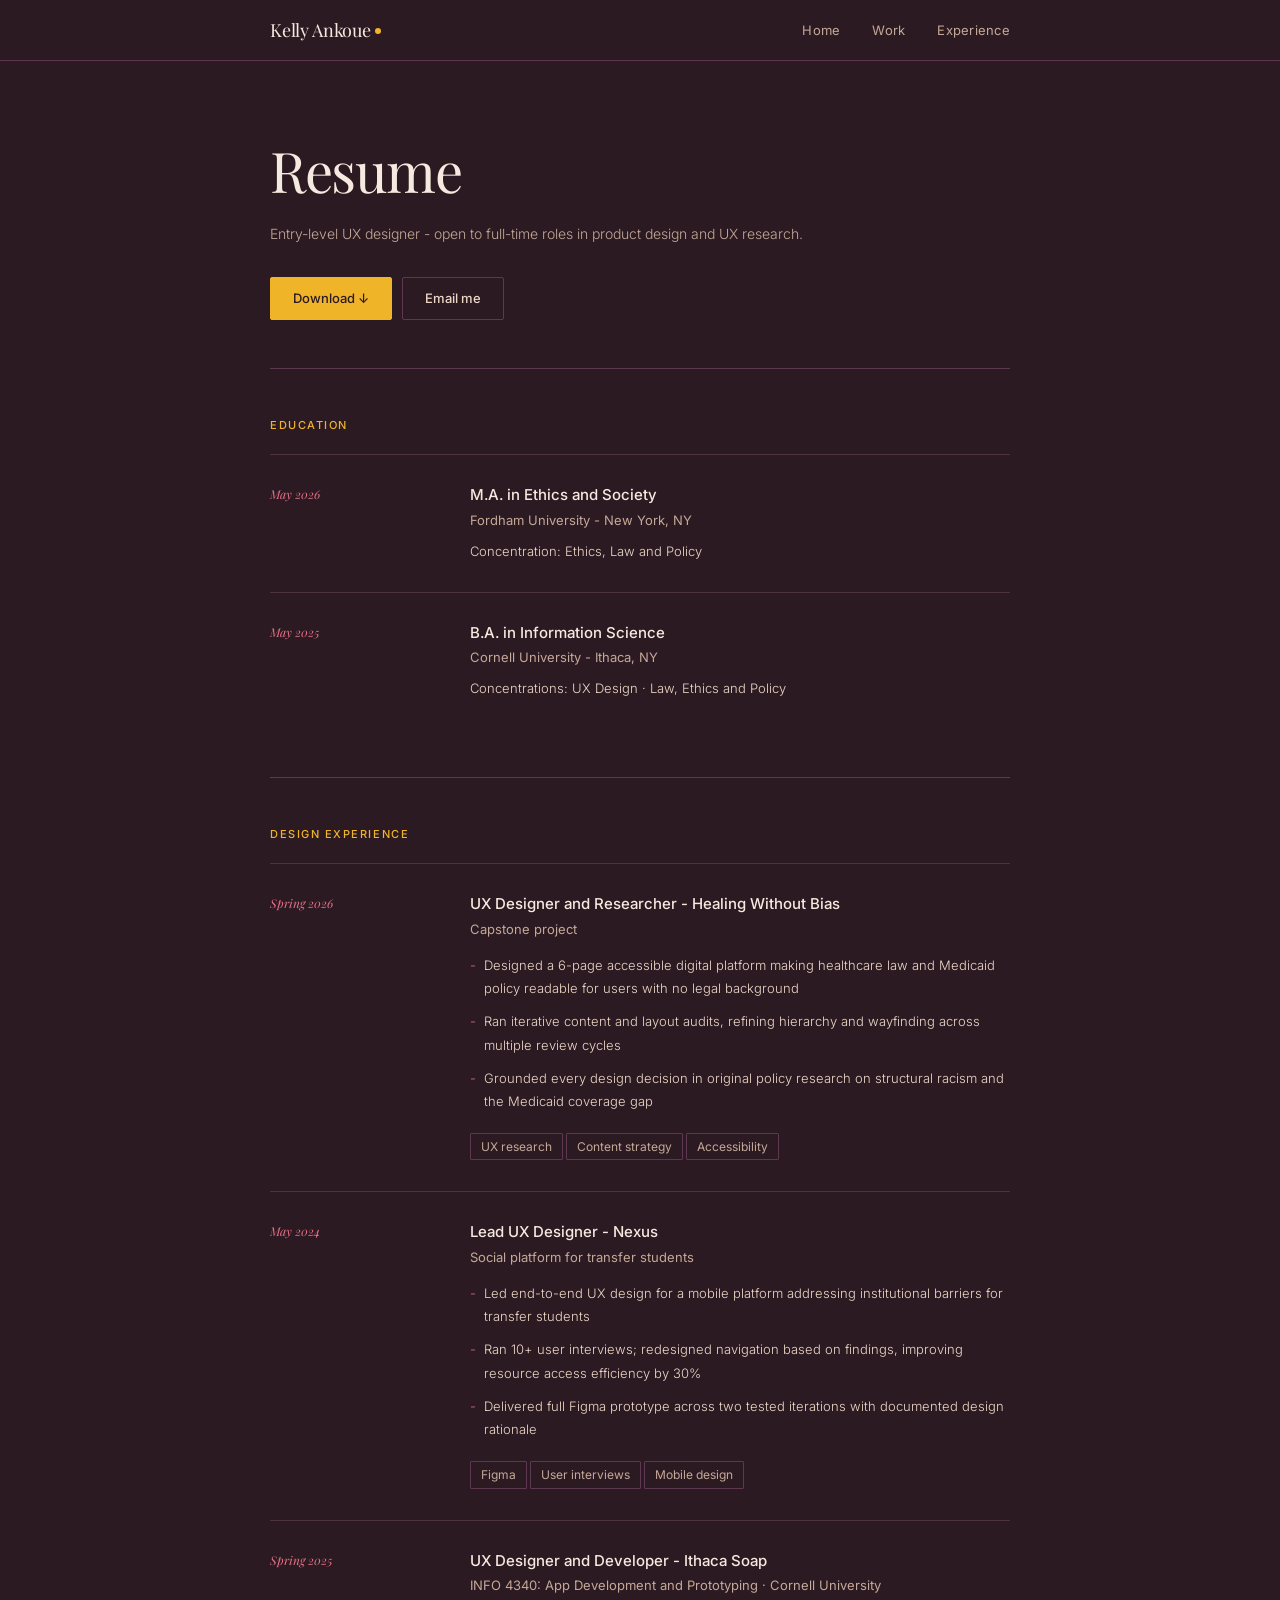
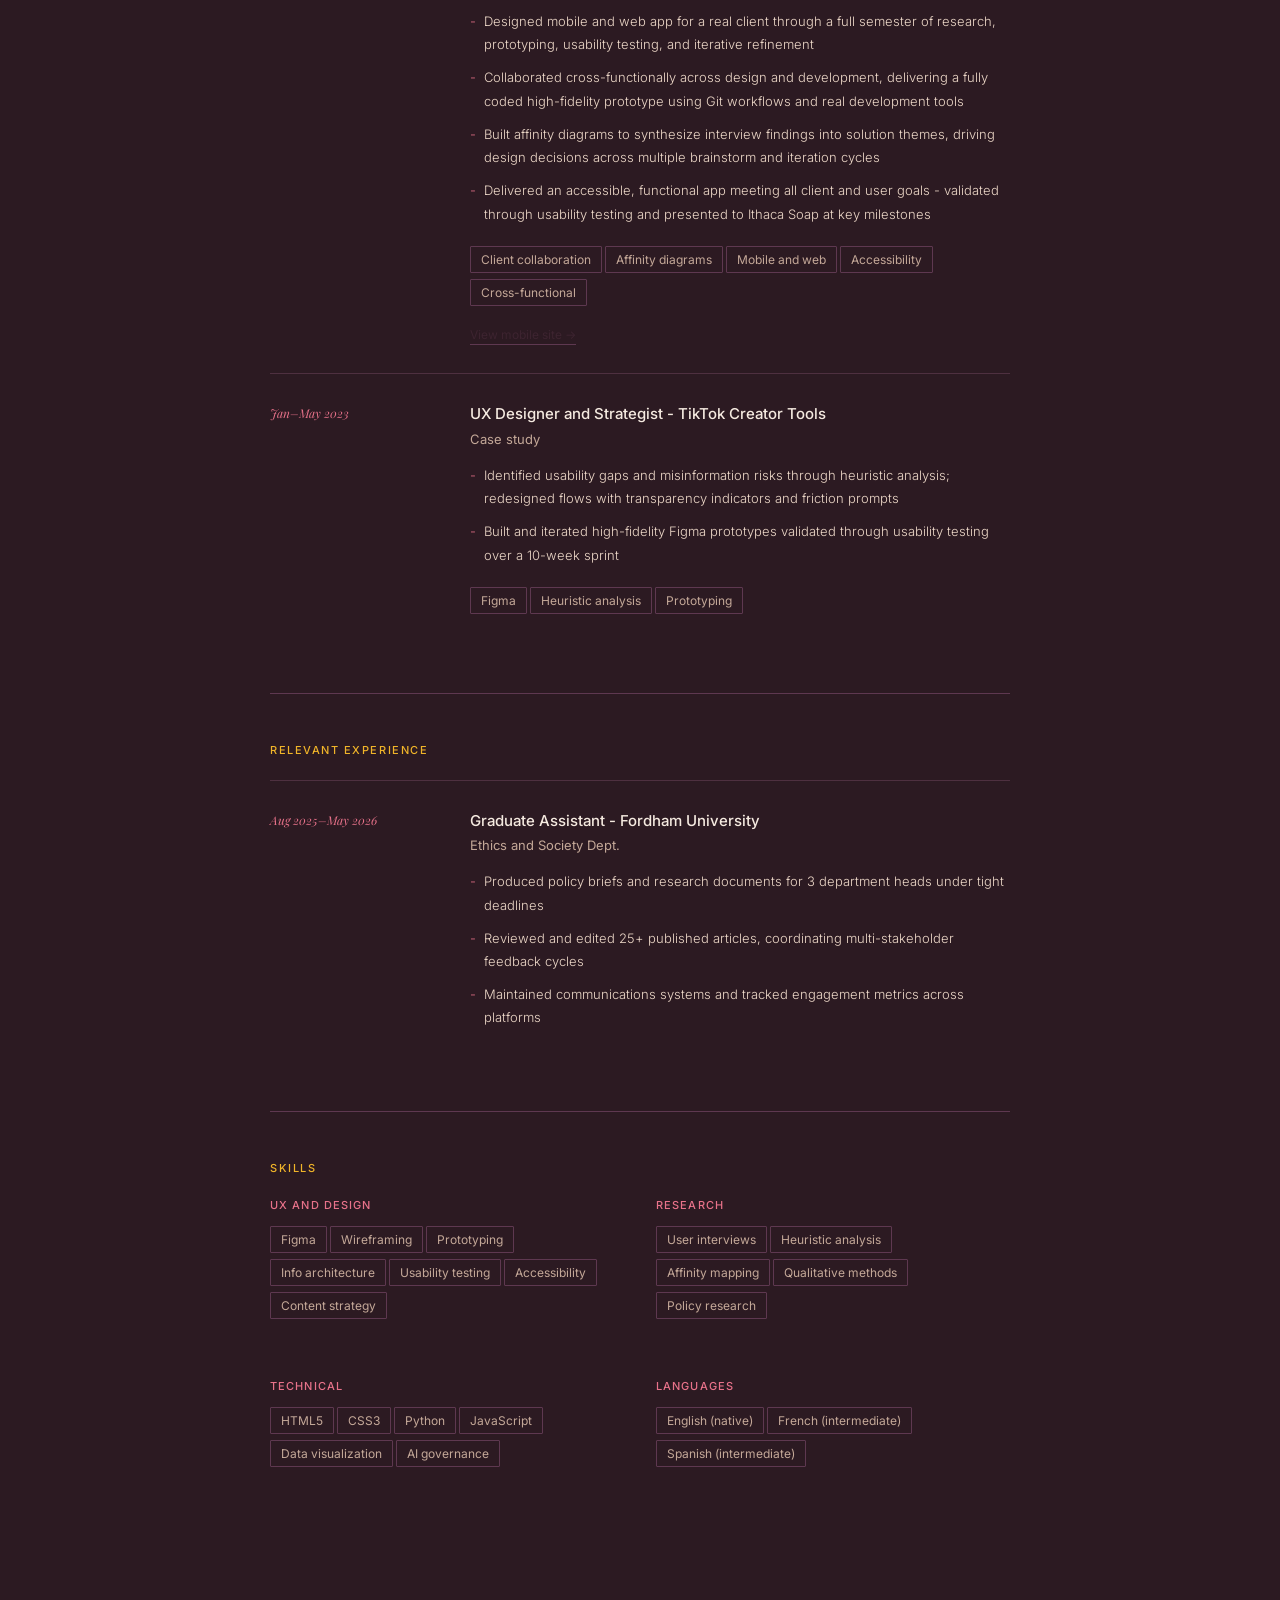
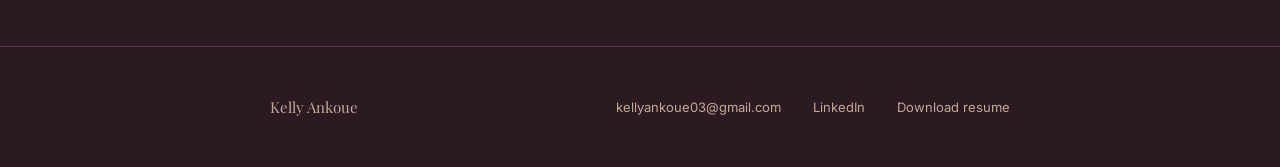
<file: UXportfolio/resume.html>
<!DOCTYPE html>
<html lang="en">
<head>
<meta charset="UTF-8">
<meta name="viewport" content="width=device-width, initial-scale=1.0">
<title>Resume - Kelly Ankoue</title>
<link rel="stylesheet" href="style.css">
<style>
.page-header{padding:4rem 0 3rem;border-bottom:1px solid var(--rule);display:flex;justify-content:space-between;align-items:flex-end;gap:2rem;flex-wrap:wrap}
.page-header h1{font-family:var(--serif);font-size:clamp(36px,5vw,56px);font-weight:400;letter-spacing:-0.025em}
.page-header p{font-size:14px;color:var(--ink-3);margin-top:0.5rem;font-weight:300}
.r-section{padding:3rem 0;border-bottom:1px solid var(--rule)}
.r-section:last-child{border-bottom:none}
.r-row{display:grid;grid-template-columns:160px 1fr;gap:2.5rem;padding:1.75rem 0;border-top:1px solid var(--paper-3)}
.r-row:first-child{border-top:none}
.r-date{font-size:12px;color:var(--ink-4);font-family:var(--serif);font-style:italic;padding-top:2px;line-height:1.6}
.r-title{font-size:15px;font-weight:500;margin-bottom:0.15rem}
.r-org{font-size:13px;color:var(--ink-3);margin-bottom:0.6rem}
.r-desc{font-size:13px;color:var(--ink-2);line-height:1.8;font-weight:300}
.r-desc ul{padding-left:0;list-style:none}
.r-desc li{padding:0.3rem 0;display:flex;gap:8px}
.r-desc li::before{content:'-';color:var(--gold);flex-shrink:0}
.skills-block{display:grid;grid-template-columns:1fr 1fr;gap:2rem}
.skill-row-label{font-size:11px;font-weight:500;letter-spacing:0.1em;text-transform:uppercase;color:var(--gold);margin-bottom:0.5rem}
.skill-row-pills{}
@media(max-width:600px){.r-row{grid-template-columns:1fr;gap:0.5rem}.skills-block{grid-template-columns:1fr}.page-header{flex-direction:column;align-items:flex-start}}
</style>
</head>
<body>
<nav>
  <div class="nav-inner">
    <a href="index.html" class="nav-logo">Kelly Ankoue<span class="nav-dot"></span></a>
    <ul class="nav-links">
      <li><a href="index.html">Home</a></li>
      <li><a href="projects.html">Work</a></li>
      <li><a href="experience.html">Experience</a></li>
      
      
    </ul>
  </div>
</nav>
<main>
  <div class="wrap">
    <div class="page-header">
      <div>
        <h1>Resume</h1>
        <p>Entry-level UX designer - open to full-time roles in product design and UX research.</p>
      </div>
      <div style="display:flex;gap:10px;flex-shrink:0">
        <a href="files/Kelly_Ankoue_Resume.pdf" download class="btn btn-dark">Download &darr;</a>
        <a href="mailto:kellyankoue03@gmail.com" class="btn btn-outline">Email me</a>
      </div>
    </div>

    <section class="r-section">
      <p class="section-eyebrow">Education</p>
      <div class="r-row">
        <div class="r-date">May 2026</div>
        <div><div class="r-title">M.A. in Ethics and Society</div><div class="r-org">Fordham University - New York, NY</div><div class="r-desc">Concentration: Ethics, Law and Policy</div></div>
      </div>
      <div class="r-row">
        <div class="r-date">May 2025</div>
        <div><div class="r-title">B.A. in Information Science</div><div class="r-org">Cornell University - Ithaca, NY</div><div class="r-desc">Concentrations: UX Design &middot; Law, Ethics and Policy</div></div>
      </div>
    </section>

    <section class="r-section">
      <p class="section-eyebrow">Design experience</p>
      <div class="r-row">
        <div class="r-date">Spring 2026</div>
        <div>
          <div class="r-title">UX Designer and Researcher - Healing Without Bias</div>
          <div class="r-org">Capstone project</div>
          <div class="r-desc"><ul>
            <li>Designed a 6-page accessible digital platform making healthcare law and Medicaid policy readable for users with no legal background</li>
            <li>Ran iterative content and layout audits, refining hierarchy and wayfinding across multiple review cycles</li>
            <li>Grounded every design decision in original policy research on structural racism and the Medicaid coverage gap</li>
          </ul></div>
          <div style="margin-top:0.75rem"><span class="pill">UX research</span><span class="pill">Content strategy</span><span class="pill">Accessibility</span></div>
        </div>
      </div>
      <div class="r-row">
        <div class="r-date">May 2024</div>
        <div>
          <div class="r-title">Lead UX Designer - Nexus</div>
          <div class="r-org">Social platform for transfer students</div>
          <div class="r-desc"><ul>
            <li>Led end-to-end UX design for a mobile platform addressing institutional barriers for transfer students</li>
            <li>Ran 10+ user interviews; redesigned navigation based on findings, improving resource access efficiency by 30%</li>
            <li>Delivered full Figma prototype across two tested iterations with documented design rationale</li>
          </ul></div>
          <div style="margin-top:0.75rem"><span class="pill">Figma</span><span class="pill">User interviews</span><span class="pill">Mobile design</span></div>
        </div>
      </div>
      <div class="r-row">
        <div class="r-date">Spring 2025</div>
        <div>
          <div class="r-title">UX Designer and Developer - Ithaca Soap</div>
          <div class="r-org">INFO 4340: App Development and Prototyping &middot; Cornell University</div>
          <div class="r-desc"><ul>
            <li>Designed mobile and web app for a real client through a full semester of research, prototyping, usability testing, and iterative refinement</li>
            <li>Collaborated cross-functionally across design and development, delivering a fully coded high-fidelity prototype using Git workflows and real development tools</li>
            <li>Built affinity diagrams to synthesize interview findings into solution themes, driving design decisions across multiple brainstorm and iteration cycles</li>
            <li>Delivered an accessible, functional app meeting all client and user goals - validated through usability testing and presented to Ithaca Soap at key milestones</li>
          </ul></div>
          <div style="margin-top:0.75rem"><span class="pill">Client collaboration</span><span class="pill">Affinity diagrams</span><span class="pill">Mobile and web</span><span class="pill">Accessibility</span><span class="pill">Cross-functional</span></div>
          <div style="margin-top:1rem;display:flex;gap:8px">
            <a href="https://cornell-info4340-2025sp.github.io/chatgpteaa-project/" target="_blank" style="font-size:12px;color:var(--clay);text-decoration:none;border-bottom:1px solid var(--rule)">View mobile site &rarr;</a>
          </div>
        </div>
      </div>
      <div class="r-row">
        <div class="r-date">Jan&ndash;May 2023</div>
        <div>
          <div class="r-title">UX Designer and Strategist - TikTok Creator Tools</div>
          <div class="r-org">Case study</div>
          <div class="r-desc"><ul>
            <li>Identified usability gaps and misinformation risks through heuristic analysis; redesigned flows with transparency indicators and friction prompts</li>
            <li>Built and iterated high-fidelity Figma prototypes validated through usability testing over a 10-week sprint</li>
          </ul></div>
          <div style="margin-top:0.75rem"><span class="pill">Figma</span><span class="pill">Heuristic analysis</span><span class="pill">Prototyping</span></div>
        </div>
      </div>
    </section>

    <section class="r-section">
      <p class="section-eyebrow">Relevant experience</p>
      <div class="r-row">
        <div class="r-date">Aug 2025&ndash;May 2026</div>
        <div>
          <div class="r-title">Graduate Assistant - Fordham University</div>
          <div class="r-org">Ethics and Society Dept.</div>
          <div class="r-desc"><ul>
            <li>Produced policy briefs and research documents for 3 department heads under tight deadlines</li>
            <li>Reviewed and edited 25+ published articles, coordinating multi-stakeholder feedback cycles</li>
            <li>Maintained communications systems and tracked engagement metrics across platforms</li>
          </ul></div>
        </div>
      </div>
    </section>

    <section class="r-section">
      <p class="section-eyebrow">Skills</p>
      <div class="skills-block">
        <div><div class="skill-row-label">UX and design</div><div><span class="pill">Figma</span><span class="pill">Wireframing</span><span class="pill">Prototyping</span><span class="pill">Info architecture</span><span class="pill">Usability testing</span><span class="pill">Accessibility</span><span class="pill">Content strategy</span></div></div>
        <div><div class="skill-row-label">Research</div><div><span class="pill">User interviews</span><span class="pill">Heuristic analysis</span><span class="pill">Affinity mapping</span><span class="pill">Qualitative methods</span><span class="pill">Policy research</span></div></div>
        <div style="margin-top:1.5rem"><div class="skill-row-label">Technical</div><div><span class="pill">HTML5</span><span class="pill">CSS3</span><span class="pill">Python</span><span class="pill">JavaScript</span><span class="pill">Data visualization</span><span class="pill">AI governance</span></div></div>
        <div style="margin-top:1.5rem"><div class="skill-row-label">Languages</div><div><span class="pill">English (native)</span><span class="pill">French (intermediate)</span><span class="pill">Spanish (intermediate)</span></div></div>
      </div>
    </section>

  </div>
</main>
<footer>
  <div class="footer-inner">
    <span class="footer-name">Kelly Ankoue</span>
    <div class="footer-links">
      <a href="mailto:kellyankoue03@gmail.com">kellyankoue03@gmail.com</a>
      <a href="https://www.linkedin.com/in/kelly-ankoue-128665218/" target="_blank">LinkedIn</a>
      <a href="files/Kelly_Ankoue_Resume.pdf" download>Download resume</a>
    </div>
  </div>
</footer>
</body>
</html>
</file>
<file: UXportfolio/style.css>
@import url('https://fonts.googleapis.com/css2?family=Playfair+Display:ital,wght@0,400;0,700;1,400;1,700&family=Inter:wght@300;400;500&display=swap');

*,*::before,*::after{box-sizing:border-box;margin:0;padding:0}

:root{
  --clay:#3D2430;
  --clay-light:#4E3040;
  --clay-mid:#E8728A;
  --gold:#E8728A;
  --amber:#F0B429;
  --amber-light:#4A3520;
  --gold-light:#4E3040;
  --gold-mid:#E8728A;
  --ink:#F5EAE0;
  --ink-2:#EDD8C8;
  --ink-3:#C4A898;
  --ink-4:#E8728A;
  --paper:#2C1A22;
  --paper-2:#3D2430;
  --paper-3:#4E3040;
  --rule:#5E3850;
  --serif:'Playfair Display',Georgia,serif;
  --sans:'Inter',system-ui,sans-serif;
  --max:820px;
}

html{font-size:16px;scroll-behavior:smooth}
body{font-family:var(--sans);background:var(--paper);color:var(--ink);-webkit-font-smoothing:antialiased;line-height:1.6}

a{color:inherit;text-decoration:none}

.wrap{max-width:var(--max);width:100%;margin:0 auto;padding:0 2.5rem}

nav{
  border-bottom:1px solid var(--rule);
  background:var(--paper);
  position:sticky;top:0;z-index:100;
}
.nav-inner{
  max-width:var(--max);margin:0 auto;padding:0 2.5rem;
  height:60px;display:flex;align-items:center;justify-content:space-between;
}
.nav-logo{font-family:var(--serif);font-size:18px;font-weight:400;letter-spacing:-0.01em;color:var(--ink)}
.nav-links{display:flex;gap:2rem;list-style:none}
.nav-links a{font-size:13px;font-weight:400;color:var(--ink-3);letter-spacing:0.02em;transition:color .15s}
.nav-links a:hover,.nav-links a.active{color:var(--ink)}
.nav-dot{display:inline-block;width:6px;height:6px;background:var(--amber);border-radius:50%;margin-left:4px;vertical-align:3px}

footer{border-top:1px solid var(--rule);margin-top:8rem;padding:3rem 0}
.footer-inner{max-width:var(--max);margin:0 auto;padding:0 2.5rem;display:flex;justify-content:space-between;align-items:center}
.footer-name{font-family:var(--serif);font-size:15px;color:var(--ink-3)}
.footer-links{display:flex;gap:2rem}
.footer-links a{font-size:13px;color:var(--ink-3)}
.footer-links a:hover{color:var(--amber)}

.section-eyebrow{font-size:11px;font-weight:500;letter-spacing:0.14em;text-transform:uppercase;color:var(--amber);margin-bottom:1.25rem}

.btn{
  display:inline-flex;align-items:center;gap:6px;
  font-family:var(--sans);font-size:13px;font-weight:500;
  padding:10px 22px;border-radius:2px;cursor:pointer;
  border:1px solid transparent;transition:all .15s;text-decoration:none;
}
.btn-dark{background:var(--amber);color:#2C1A22;border-color:var(--amber)}
.btn-dark:hover{opacity:0.88}
.btn-outline{background:transparent;color:var(--ink-2);border-color:var(--rule)}
.btn-outline:hover{border-color:var(--ink-3);color:var(--ink)}

.tag{
  display:inline-block;font-size:11px;font-weight:500;
  letter-spacing:0.08em;text-transform:uppercase;
  background:var(--clay-light);color:var(--gold);
  padding:3px 10px;border-radius:2px;
}
.tag-gray{background:var(--paper-3);color:var(--ink-3)}

.pill{display:inline-block;font-size:12px;color:var(--ink-3);border:1px solid var(--rule);padding:3px 10px;border-radius:1px;margin:3px 3px 3px 0}

hr.rule{border:none;border-top:1px solid var(--rule);margin:3rem 0}

@media(max-width:600px){
  .wrap{padding:0 1.25rem}
  .nav-inner{padding:0 1.25rem}
  .footer-inner{flex-direction:column;gap:1.5rem;text-align:center}
  .nav-links{gap:1.25rem}
}
</file>
